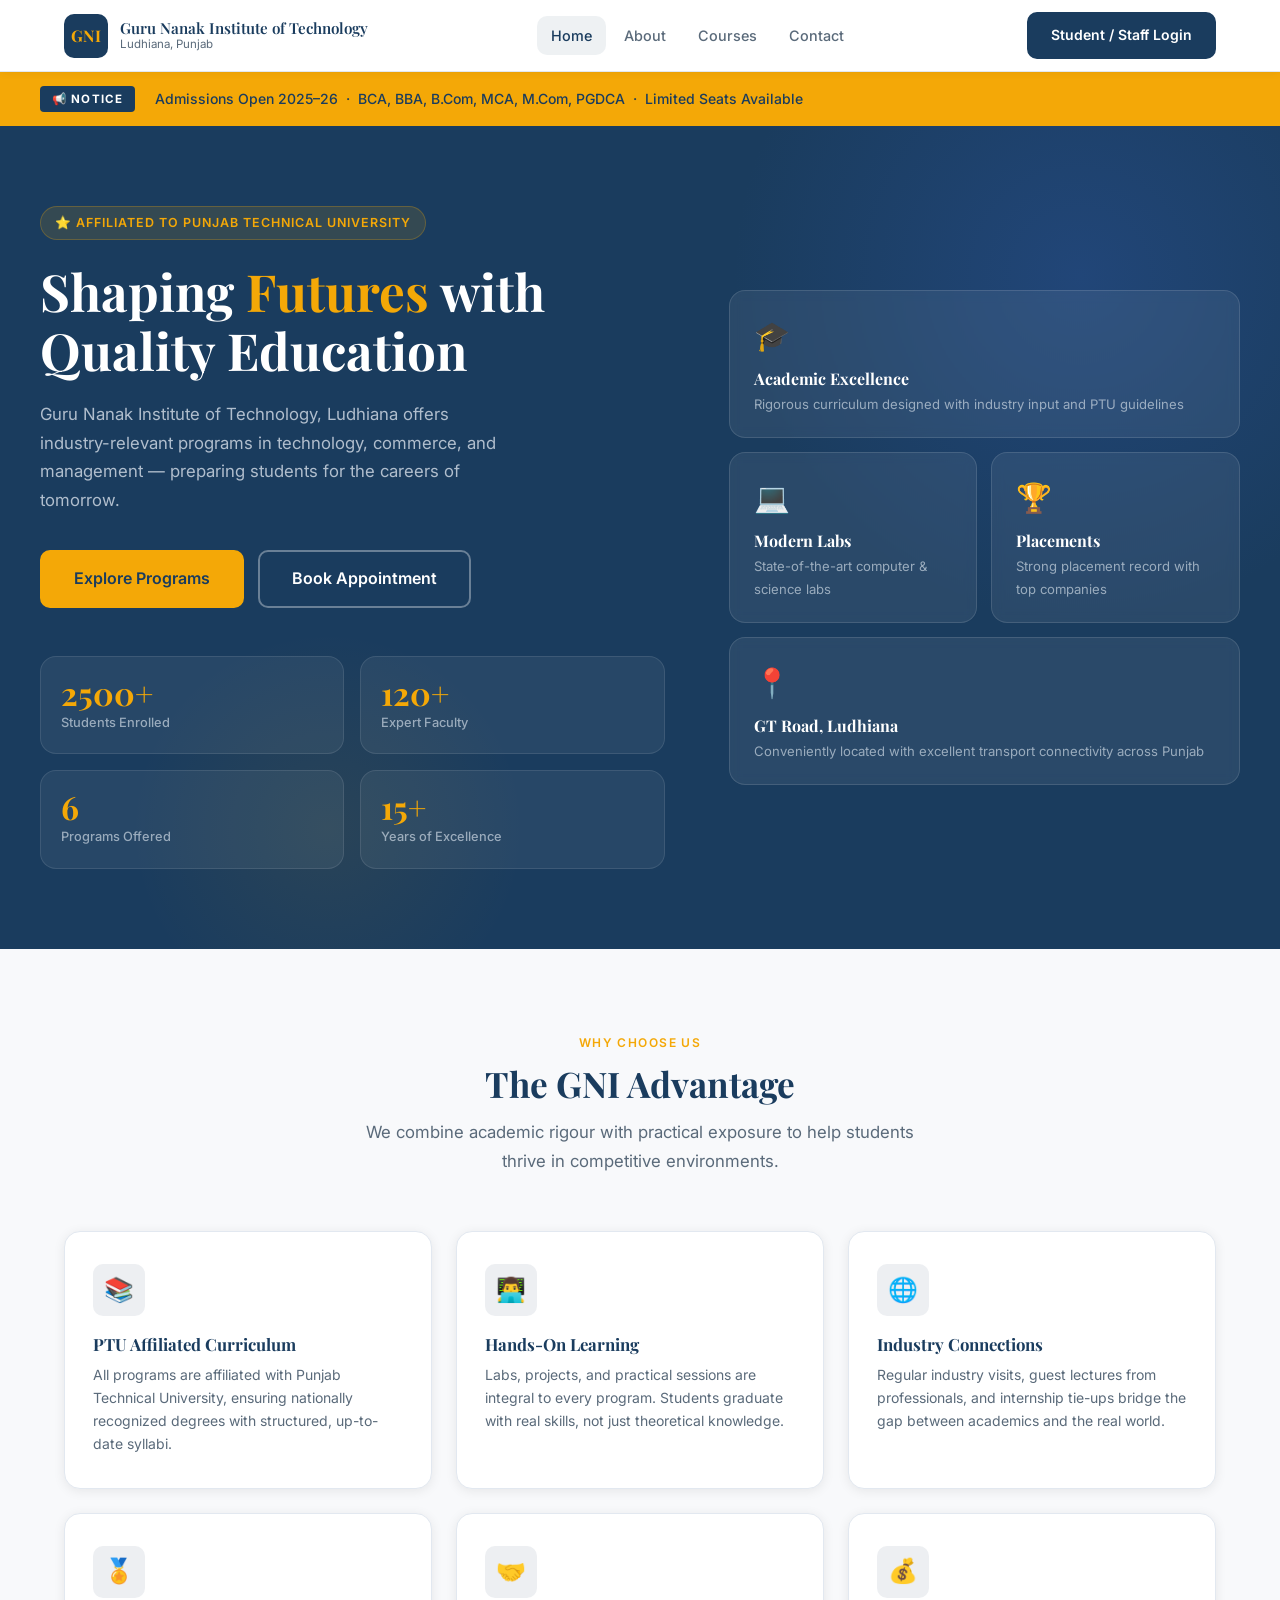
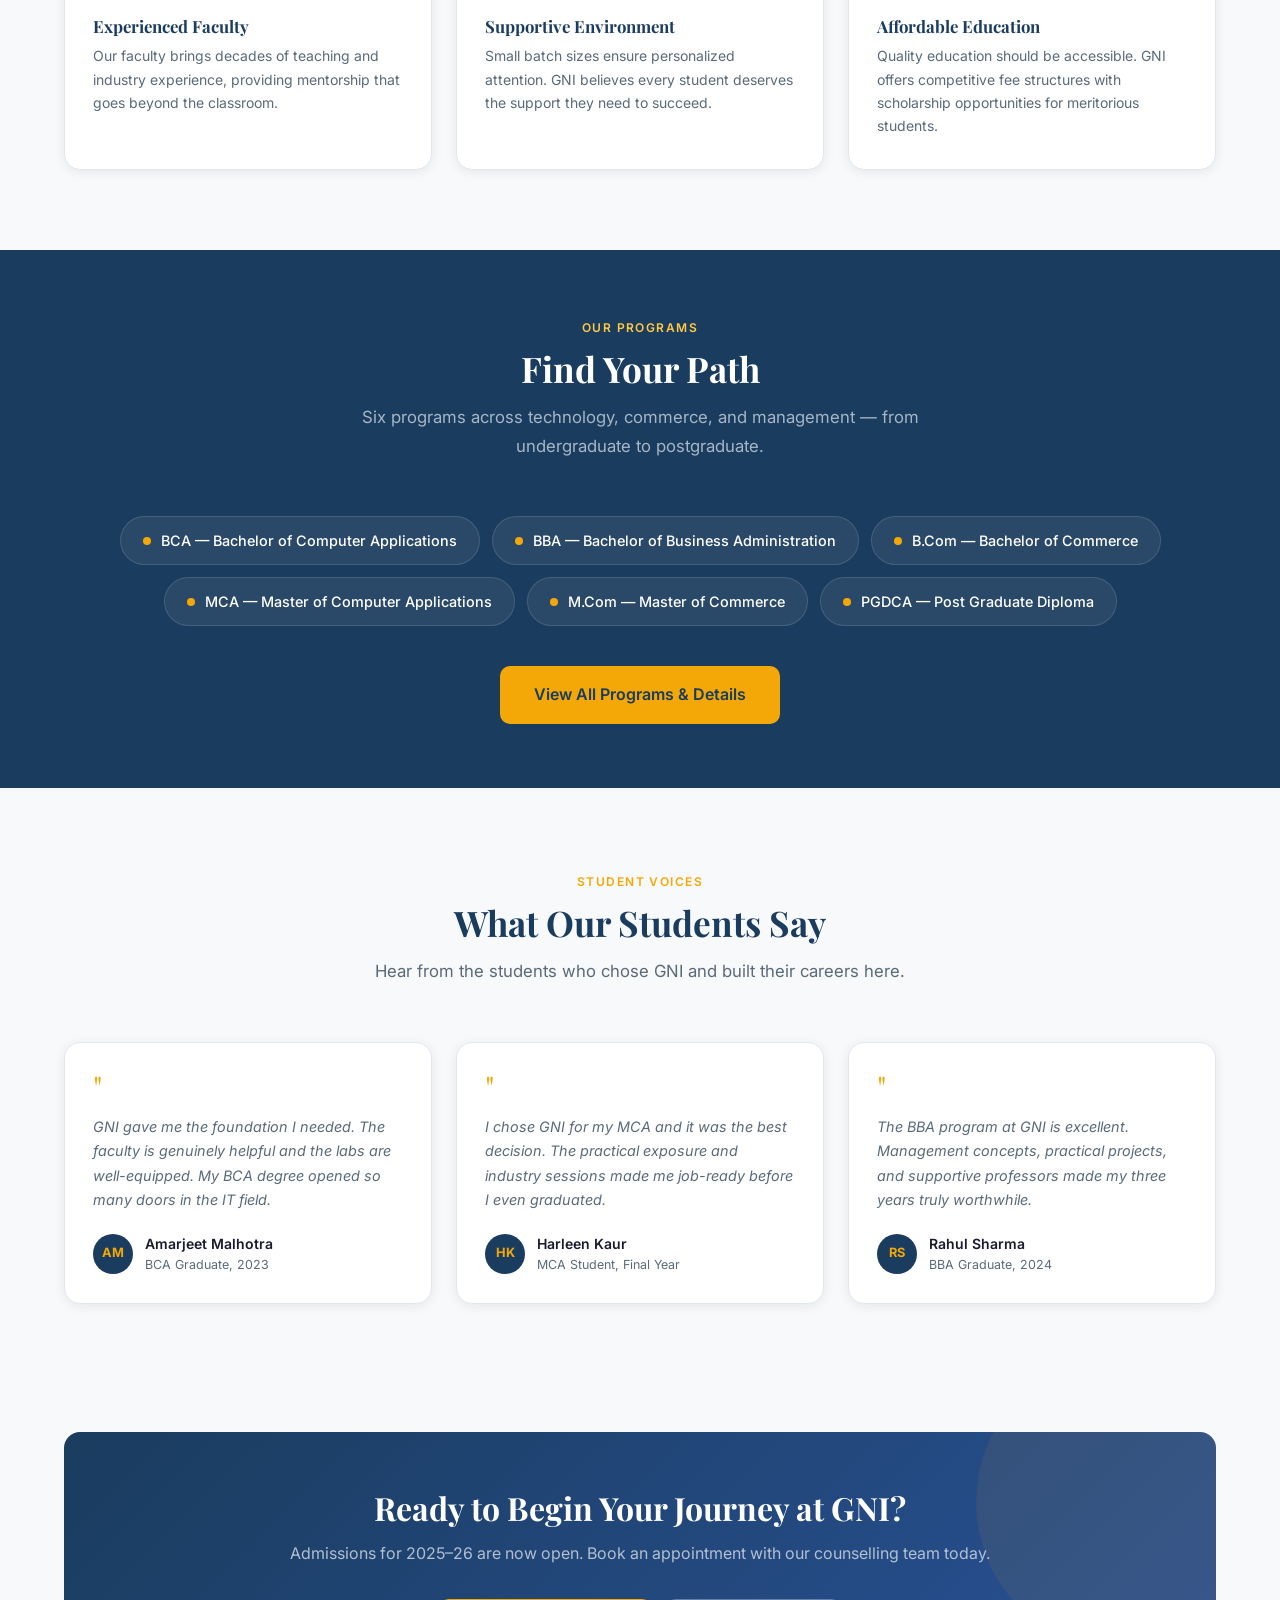
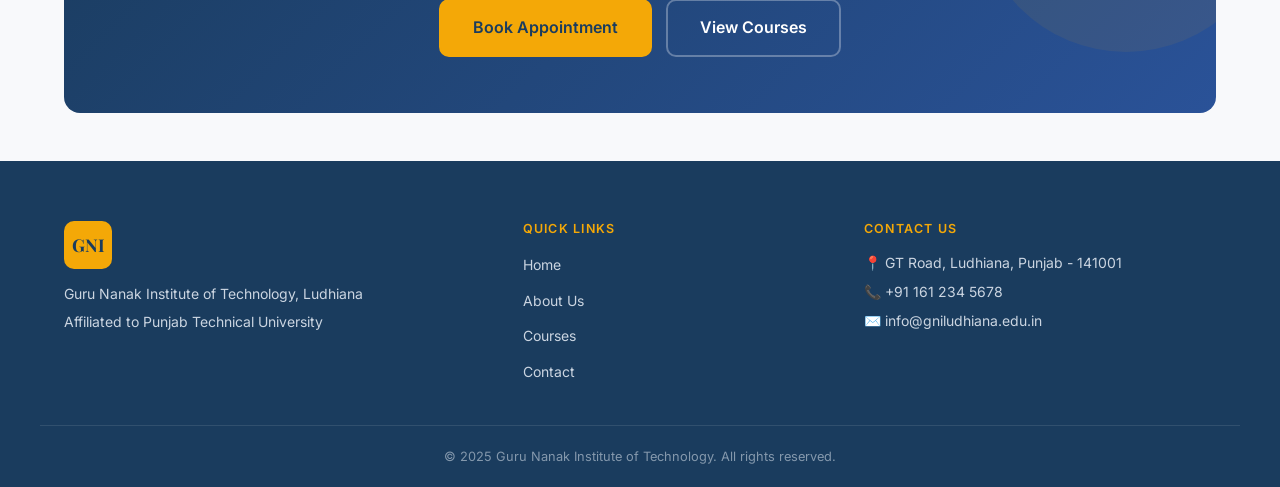
<file: index.html>
<!DOCTYPE html>
<html lang="en">
<head>
  <meta charset="UTF-8" />
  <meta name="viewport" content="width=device-width, initial-scale=1.0" />
  <title>GNI Ludhiana — Guru Nanak Institute of Technology</title>
  <link href="https://fonts.googleapis.com/css2?family=Playfair+Display:wght@600;700&family=Inter:wght@300;400;500;600&display=swap" rel="stylesheet" />
  <link rel="stylesheet" href="style.css" />
  <style>
    /* ── Hero ── */
    .hero {
      background: var(--primary);
      min-height: 88vh;
      display: flex;
      align-items: center;
      position: relative;
      overflow: hidden;
      padding: 80px 24px;
    }

    .hero::before {
      content: '';
      position: absolute;
      width: 700px;
      height: 700px;
      border-radius: 50%;
      background: radial-gradient(circle, rgba(42,82,152,0.45) 0%, transparent 70%);
      top: -200px;
      right: -150px;
      pointer-events: none;
    }

    .hero::after {
      content: '';
      position: absolute;
      width: 400px;
      height: 400px;
      border-radius: 50%;
      background: radial-gradient(circle, rgba(244,168,7,0.07) 0%, transparent 70%);
      bottom: -80px;
      left: 10%;
      pointer-events: none;
    }

    .hero-inner {
      max-width: var(--container-max);
      margin: 0 auto;
      width: 100%;
      display: grid;
      grid-template-columns: 1.1fr 0.9fr;
      gap: 64px;
      align-items: center;
      position: relative;
      z-index: 1;
    }

    .hero-tag {
      display: inline-flex;
      align-items: center;
      gap: 8px;
      background: rgba(244,168,7,0.12);
      border: 1px solid rgba(244,168,7,0.25);
      color: var(--accent);
      font-size: 0.78rem;
      font-weight: 600;
      letter-spacing: 0.08em;
      text-transform: uppercase;
      padding: 6px 14px;
      border-radius: 20px;
      margin-bottom: 22px;
    }

    .hero h1 {
      font-size: 3.2rem;
      color: #fff;
      line-height: 1.15;
      margin-bottom: 20px;
    }

    .hero h1 span {
      color: var(--accent);
    }

    .hero-desc {
      font-size: 1.05rem;
      color: rgba(203,213,225,0.85);
      max-width: 480px;
      margin-bottom: 36px;
      line-height: 1.7;
    }

    .hero-actions {
      display: flex;
      gap: 14px;
      flex-wrap: wrap;
    }

    /* Hero stats */
    .hero-stats {
      display: grid;
      grid-template-columns: 1fr 1fr;
      gap: 16px;
      margin-top: 48px;
    }

    .hero-stat {
      background: rgba(255,255,255,0.06);
      border: 1px solid rgba(255,255,255,0.1);
      border-radius: var(--radius-lg);
      padding: 20px;
    }

    .hero-stat .num {
      font-family: 'Playfair Display', serif;
      font-size: 2rem;
      font-weight: 700;
      color: var(--accent);
      line-height: 1;
      margin-bottom: 4px;
    }

    .hero-stat .lbl {
      font-size: 0.8rem;
      color: rgba(203,213,225,0.7);
      font-weight: 500;
    }

    /* Hero visual card */
    .hero-visual {
      display: flex;
      flex-direction: column;
      gap: 14px;
    }

    .info-card {
      background: rgba(255,255,255,0.07);
      border: 1px solid rgba(255,255,255,0.12);
      border-radius: var(--radius-lg);
      padding: 22px 24px;
      backdrop-filter: blur(6px);
    }

    .info-card-icon {
      font-size: 1.8rem;
      margin-bottom: 10px;
    }

    .info-card h3 {
      font-size: 1rem;
      color: #fff;
      margin-bottom: 4px;
    }

    .info-card p {
      font-size: 0.82rem;
      color: rgba(203,213,225,0.7);
    }

    .info-card-row {
      display: grid;
      grid-template-columns: 1fr 1fr;
      gap: 14px;
    }

    /* ── Why GNI ── */
    .why-card {
      background: var(--surface);
      border: 1px solid var(--border);
      border-radius: var(--radius-lg);
      padding: 32px 28px;
      box-shadow: var(--shadow);
      transition: box-shadow 0.25s, transform 0.25s;
    }

    .why-card:hover {
      box-shadow: var(--shadow-hover);
      transform: translateY(-4px);
    }

    .why-icon {
      width: 52px;
      height: 52px;
      background: rgba(26,60,94,0.08);
      border-radius: var(--radius);
      display: flex;
      align-items: center;
      justify-content: center;
      font-size: 1.5rem;
      margin-bottom: 18px;
    }

    .why-card h3 {
      font-size: 1.05rem;
      color: var(--primary);
      margin-bottom: 8px;
    }

    .why-card p {
      font-size: 0.875rem;
      color: var(--text-secondary);
      line-height: 1.65;
    }

    /* ── Programs strip ── */
    .programs-strip {
      background: var(--primary);
      padding: 64px 24px;
    }

    .programs-strip .section-header h2 {
      color: #fff;
    }

    .programs-strip .section-header p {
      color: rgba(203,213,225,0.8);
    }

    .program-pill {
      display: inline-flex;
      align-items: center;
      gap: 10px;
      background: rgba(255,255,255,0.07);
      border: 1px solid rgba(255,255,255,0.12);
      border-radius: 40px;
      padding: 12px 22px;
      color: #fff;
      font-size: 0.9rem;
      font-weight: 500;
      transition: background 0.2s, border-color 0.2s;
      cursor: default;
    }

    .program-pill:hover {
      background: rgba(244,168,7,0.15);
      border-color: rgba(244,168,7,0.3);
      color: var(--accent);
    }

    .program-pill .dot {
      width: 8px;
      height: 8px;
      border-radius: 50%;
      background: var(--accent);
      flex-shrink: 0;
    }

    .pills-wrap {
      display: flex;
      flex-wrap: wrap;
      gap: 12px;
      justify-content: center;
      margin-bottom: 40px;
    }

    /* ── Notice strip ── */
    .notice-strip {
      background: var(--accent);
      padding: 14px 24px;
      overflow: hidden;
    }

    .notice-strip-inner {
      max-width: var(--container-max);
      margin: 0 auto;
      display: flex;
      align-items: center;
      gap: 20px;
    }

    .notice-strip-label {
      background: var(--primary);
      color: #fff;
      font-size: 0.72rem;
      font-weight: 700;
      letter-spacing: 0.1em;
      text-transform: uppercase;
      padding: 4px 12px;
      border-radius: 4px;
      flex-shrink: 0;
    }

    .notice-strip p {
      font-size: 0.875rem;
      font-weight: 500;
      color: var(--primary);
    }

    /* ── Testimonials ── */
    .testimonial-card {
      background: var(--surface);
      border: 1px solid var(--border);
      border-radius: var(--radius-lg);
      padding: 28px;
      box-shadow: var(--shadow);
    }

    .testimonial-quote {
      font-size: 2rem;
      color: var(--accent);
      font-family: 'Playfair Display', serif;
      line-height: 1;
      margin-bottom: 12px;
    }

    .testimonial-text {
      font-size: 0.9rem;
      color: var(--text-secondary);
      line-height: 1.7;
      margin-bottom: 20px;
      font-style: italic;
    }

    .testimonial-author {
      display: flex;
      align-items: center;
      gap: 12px;
    }

    .testimonial-avatar {
      width: 40px;
      height: 40px;
      border-radius: 50%;
      background: var(--primary);
      color: var(--accent);
      font-size: 0.8rem;
      font-weight: 700;
      display: flex;
      align-items: center;
      justify-content: center;
      flex-shrink: 0;
    }

    .testimonial-name {
      font-size: 0.875rem;
      font-weight: 600;
      color: var(--text-primary);
    }

    .testimonial-role {
      font-size: 0.78rem;
      color: var(--text-secondary);
    }

    /* ── CTA Banner ── */
    .cta-banner {
      background: linear-gradient(135deg, var(--primary) 0%, var(--primary-light) 100%);
      border-radius: var(--radius-lg);
      padding: 56px 48px;
      text-align: center;
      position: relative;
      overflow: hidden;
    }

    .cta-banner::before {
      content: '';
      position: absolute;
      width: 300px;
      height: 300px;
      border-radius: 50%;
      background: rgba(244,168,7,0.07);
      top: -80px;
      right: -60px;
    }

    .cta-banner h2 {
      font-size: 2rem;
      color: #fff;
      margin-bottom: 12px;
    }

    .cta-banner p {
      color: rgba(203,213,225,0.85);
      margin-bottom: 32px;
      font-size: 1rem;
    }

    .cta-actions {
      display: flex;
      gap: 14px;
      justify-content: center;
      flex-wrap: wrap;
    }

    @media (max-width: 900px) {
      .hero-inner {
        grid-template-columns: 1fr;
        gap: 40px;
      }
      .hero h1 { font-size: 2.2rem; }
      .hero-visual { display: none; }
    }

    @media (max-width: 600px) {
      .hero { min-height: auto; padding: 60px 20px; }
      .hero h1 { font-size: 1.9rem; }
      .cta-banner { padding: 36px 24px; }
      .cta-banner h2 { font-size: 1.5rem; }
    }
  </style>
</head>
<body>

  <!-- ══ NAVBAR ══════════════════════════════════════════ -->
  <nav class="navbar">
    <div class="nav-container">
      <div class="nav-brand">
        <div class="nav-logo">GNI</div>
        <div class="nav-name">
          <span class="nav-title">Guru Nanak Institute of Technology</span>
          <span class="nav-sub">Ludhiana, Punjab</span>
        </div>
      </div>
      <ul class="nav-links">
        <li><a href="index.html" class="active">Home</a></li>
        <li><a href="about.html">About</a></li>
        <li><a href="courses.html">Courses</a></li>
        <li><a href="contact.html">Contact</a></li>
      </ul>
      <a href="login.html" class="btn-primary">Student / Staff Login</a>
    </div>
  </nav>

  <!-- ══ NOTICE STRIP ════════════════════════════════════ -->
  <div class="notice-strip">
    <div class="notice-strip-inner">
      <span class="notice-strip-label">📢 Notice</span>
      <p>Admissions Open 2025–26 &nbsp;·&nbsp; BCA, BBA, B.Com, MCA, M.Com, PGDCA &nbsp;·&nbsp; Limited Seats Available</p>
    </div>
  </div>

  <!-- ══ HERO ════════════════════════════════════════════ -->
  <section class="hero">
    <div class="hero-inner">

      <!-- Left -->
      <div class="hero-left">
        <div class="hero-tag">
          ⭐ Affiliated to Punjab Technical University
        </div>
        <h1>Shaping <span>Futures</span> with Quality Education</h1>
        <p class="hero-desc">
          Guru Nanak Institute of Technology, Ludhiana offers industry-relevant programs in technology, commerce, and management — preparing students for the careers of tomorrow.
        </p>
        <div class="hero-actions">
          <a href="courses.html" class="btn-accent btn-lg">Explore Programs</a>
          <a href="contact.html" class="btn-secondary btn-lg" style="border-color:rgba(255,255,255,0.35);color:#fff;">Book Appointment</a>
        </div>

        <div class="hero-stats">
          <div class="hero-stat">
            <div class="num">2500+</div>
            <div class="lbl">Students Enrolled</div>
          </div>
          <div class="hero-stat">
            <div class="num">120+</div>
            <div class="lbl">Expert Faculty</div>
          </div>
          <div class="hero-stat">
            <div class="num">6</div>
            <div class="lbl">Programs Offered</div>
          </div>
          <div class="hero-stat">
            <div class="num">15+</div>
            <div class="lbl">Years of Excellence</div>
          </div>
        </div>
      </div>

      <!-- Right -->
      <div class="hero-visual">
        <div class="info-card">
          <div class="info-card-icon">🎓</div>
          <h3>Academic Excellence</h3>
          <p>Rigorous curriculum designed with industry input and PTU guidelines</p>
        </div>
        <div class="info-card-row">
          <div class="info-card">
            <div class="info-card-icon">💻</div>
            <h3>Modern Labs</h3>
            <p>State-of-the-art computer & science labs</p>
          </div>
          <div class="info-card">
            <div class="info-card-icon">🏆</div>
            <h3>Placements</h3>
            <p>Strong placement record with top companies</p>
          </div>
        </div>
        <div class="info-card">
          <div class="info-card-icon">📍</div>
          <h3>GT Road, Ludhiana</h3>
          <p>Conveniently located with excellent transport connectivity across Punjab</p>
        </div>
      </div>

    </div>
  </section>

  <!-- ══ WHY GNI ══════════════════════════════════════════ -->
  <section class="section" style="background: var(--bg);">
    <div class="container">
      <div class="section-header">
        <span class="section-label">Why Choose Us</span>
        <h2>The GNI Advantage</h2>
        <p>We combine academic rigour with practical exposure to help students thrive in competitive environments.</p>
      </div>

      <div class="grid-3">
        <div class="why-card">
          <div class="why-icon">📚</div>
          <h3>PTU Affiliated Curriculum</h3>
          <p>All programs are affiliated with Punjab Technical University, ensuring nationally recognized degrees with structured, up-to-date syllabi.</p>
        </div>
        <div class="why-card">
          <div class="why-icon">👨‍💻</div>
          <h3>Hands-On Learning</h3>
          <p>Labs, projects, and practical sessions are integral to every program. Students graduate with real skills, not just theoretical knowledge.</p>
        </div>
        <div class="why-card">
          <div class="why-icon">🌐</div>
          <h3>Industry Connections</h3>
          <p>Regular industry visits, guest lectures from professionals, and internship tie-ups bridge the gap between academics and the real world.</p>
        </div>
        <div class="why-card">
          <div class="why-icon">🏅</div>
          <h3>Experienced Faculty</h3>
          <p>Our faculty brings decades of teaching and industry experience, providing mentorship that goes beyond the classroom.</p>
        </div>
        <div class="why-card">
          <div class="why-icon">🤝</div>
          <h3>Supportive Environment</h3>
          <p>Small batch sizes ensure personalized attention. GNI believes every student deserves the support they need to succeed.</p>
        </div>
        <div class="why-card">
          <div class="why-icon">💰</div>
          <h3>Affordable Education</h3>
          <p>Quality education should be accessible. GNI offers competitive fee structures with scholarship opportunities for meritorious students.</p>
        </div>
      </div>
    </div>
  </section>

  <!-- ══ PROGRAMS STRIP ═══════════════════════════════════ -->
  <section class="programs-strip">
    <div class="container">
      <div class="section-header">
        <span class="section-label" style="color:var(--accent-light);">Our Programs</span>
        <h2>Find Your Path</h2>
        <p>Six programs across technology, commerce, and management — from undergraduate to postgraduate.</p>
      </div>

      <div class="pills-wrap">
        <div class="program-pill"><span class="dot"></span> BCA — Bachelor of Computer Applications</div>
        <div class="program-pill"><span class="dot"></span> BBA — Bachelor of Business Administration</div>
        <div class="program-pill"><span class="dot"></span> B.Com — Bachelor of Commerce</div>
        <div class="program-pill"><span class="dot"></span> MCA — Master of Computer Applications</div>
        <div class="program-pill"><span class="dot"></span> M.Com — Master of Commerce</div>
        <div class="program-pill"><span class="dot"></span> PGDCA — Post Graduate Diploma</div>
      </div>

      <div class="text-center">
        <a href="courses.html" class="btn-accent btn-lg">View All Programs & Details</a>
      </div>
    </div>
  </section>

  <!-- ══ TESTIMONIALS ═════════════════════════════════════ -->
  <section class="section" style="background: var(--bg);">
    <div class="container">
      <div class="section-header">
        <span class="section-label">Student Voices</span>
        <h2>What Our Students Say</h2>
        <p>Hear from the students who chose GNI and built their careers here.</p>
      </div>

      <div class="grid-3">
        <div class="testimonial-card">
          <div class="testimonial-quote">"</div>
          <p class="testimonial-text">GNI gave me the foundation I needed. The faculty is genuinely helpful and the labs are well-equipped. My BCA degree opened so many doors in the IT field.</p>
          <div class="testimonial-author">
            <div class="testimonial-avatar">AM</div>
            <div>
              <div class="testimonial-name">Amarjeet Malhotra</div>
              <div class="testimonial-role">BCA Graduate, 2023</div>
            </div>
          </div>
        </div>

        <div class="testimonial-card">
          <div class="testimonial-quote">"</div>
          <p class="testimonial-text">I chose GNI for my MCA and it was the best decision. The practical exposure and industry sessions made me job-ready before I even graduated.</p>
          <div class="testimonial-author">
            <div class="testimonial-avatar">HK</div>
            <div>
              <div class="testimonial-name">Harleen Kaur</div>
              <div class="testimonial-role">MCA Student, Final Year</div>
            </div>
          </div>
        </div>

        <div class="testimonial-card">
          <div class="testimonial-quote">"</div>
          <p class="testimonial-text">The BBA program at GNI is excellent. Management concepts, practical projects, and supportive professors made my three years truly worthwhile.</p>
          <div class="testimonial-author">
            <div class="testimonial-avatar">RS</div>
            <div>
              <div class="testimonial-name">Rahul Sharma</div>
              <div class="testimonial-role">BBA Graduate, 2024</div>
            </div>
          </div>
        </div>
      </div>
    </div>
  </section>

  <!-- ══ CTA BANNER ═══════════════════════════════════════ -->
  <section class="section-sm" style="background: var(--bg);">
    <div class="container">
      <div class="cta-banner">
        <h2>Ready to Begin Your Journey at GNI?</h2>
        <p>Admissions for 2025–26 are now open. Book an appointment with our counselling team today.</p>
        <div class="cta-actions">
          <a href="contact.html" class="btn-accent btn-lg">Book Appointment</a>
          <a href="courses.html" class="btn-secondary btn-lg" style="border-color:rgba(255,255,255,0.3);color:#fff;">View Courses</a>
        </div>
      </div>
    </div>
  </section>

  <!-- ══ FOOTER ════════════════════════════════════════════ -->
  <footer class="footer">
    <div class="footer-container">
      <div class="footer-brand">
        <div class="footer-logo">GNI</div>
        <p>Guru Nanak Institute of Technology, Ludhiana</p>
        <p>Affiliated to Punjab Technical University</p>
      </div>
      <div class="footer-links">
        <h4>Quick Links</h4>
        <ul>
          <li><a href="index.html">Home</a></li>
          <li><a href="about.html">About Us</a></li>
          <li><a href="courses.html">Courses</a></li>
          <li><a href="contact.html">Contact</a></li>
        </ul>
      </div>
      <div class="footer-contact">
        <h4>Contact Us</h4>
        <p>📍 GT Road, Ludhiana, Punjab - 141001</p>
        <p>📞 +91 161 234 5678</p>
        <p>✉️ info@gniludhiana.edu.in</p>
      </div>
    </div>
    <div class="footer-bottom">
      <p>© 2025 Guru Nanak Institute of Technology. All rights reserved.</p>
    </div>
  </footer>

  <script src="script.js"></script>
</body>
</html>
</file>
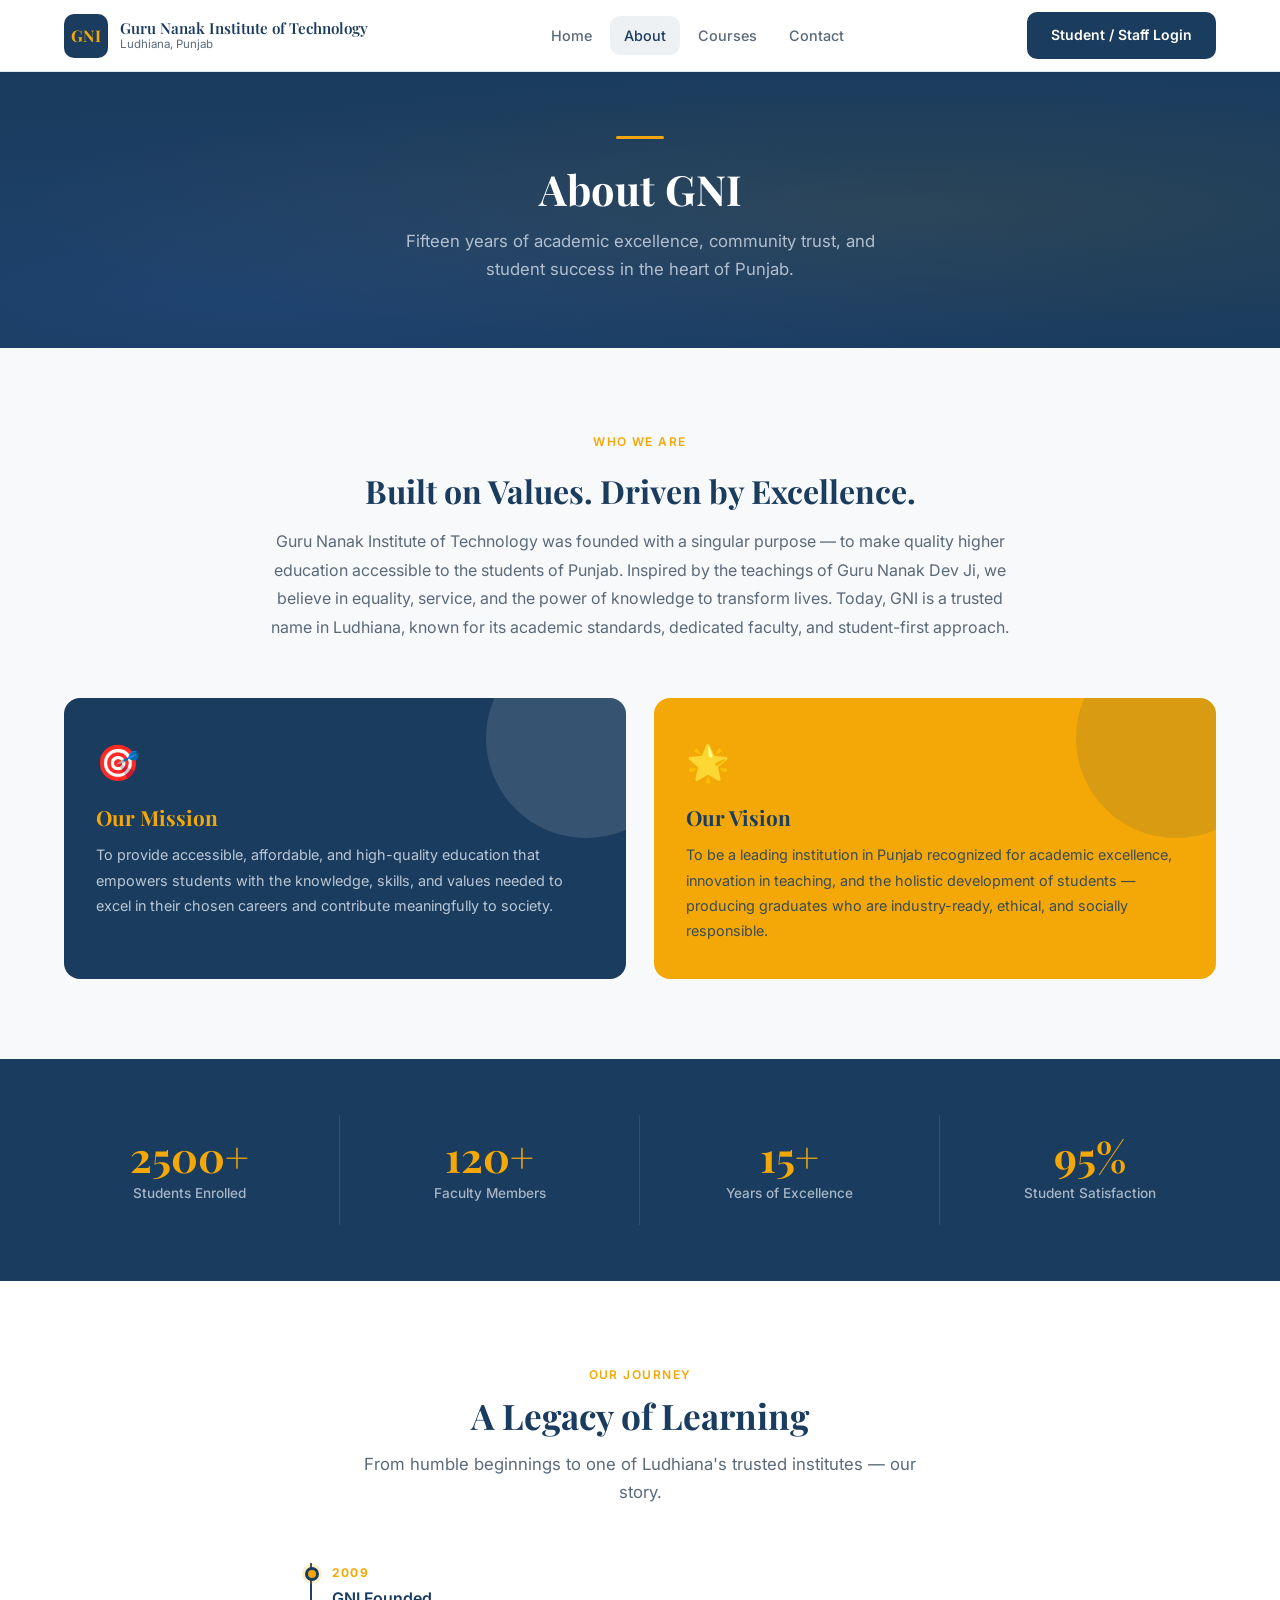
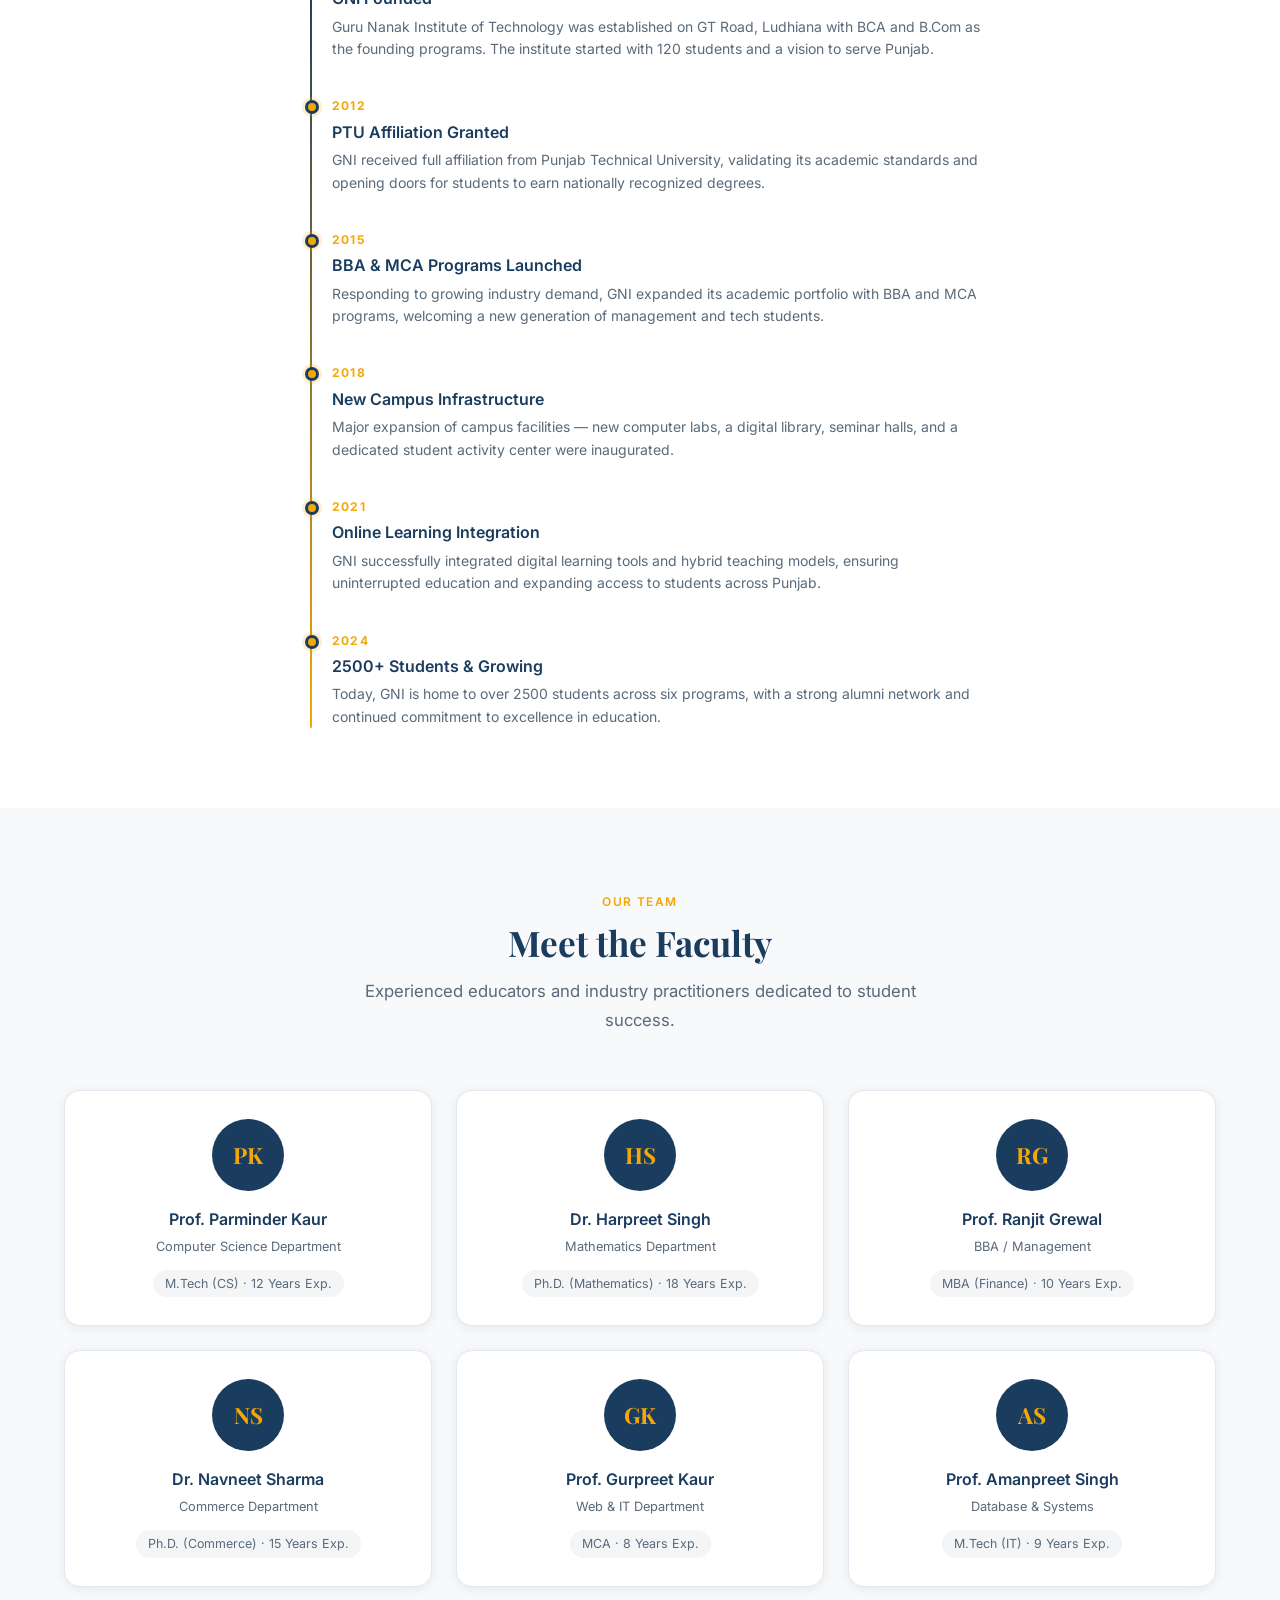
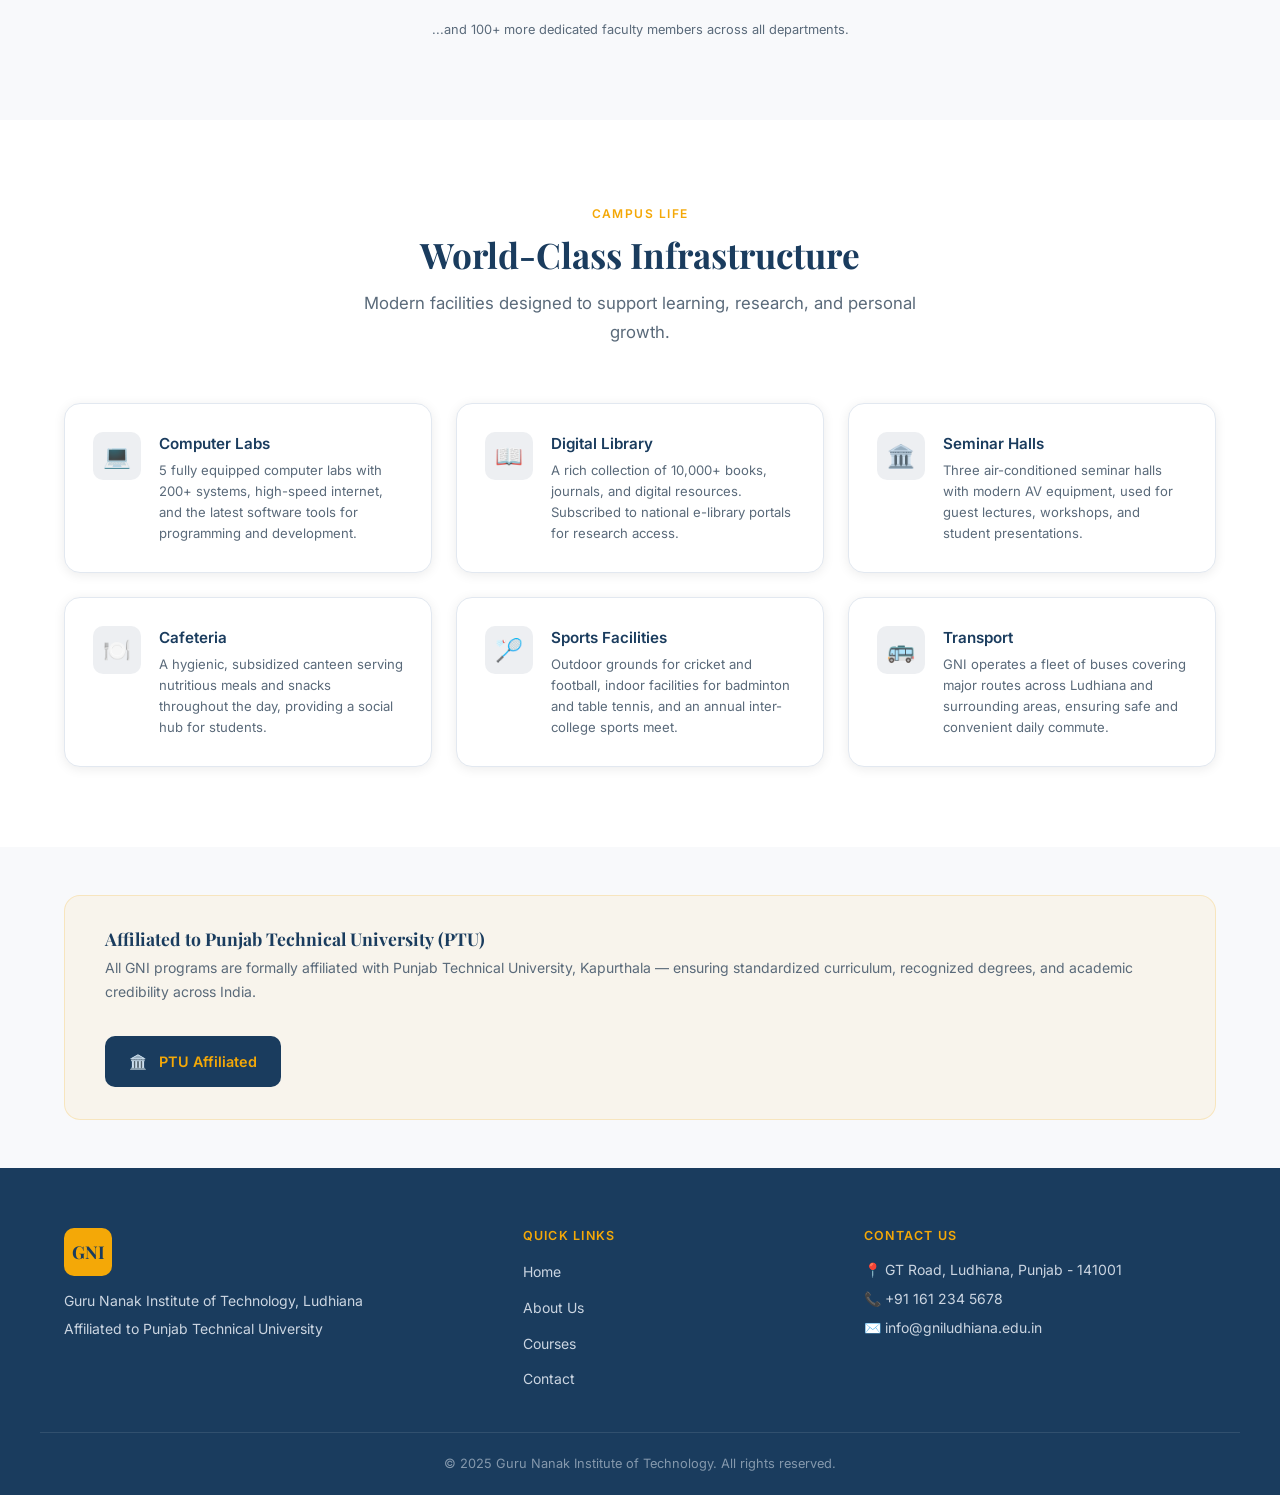
<file: about.html>
<!DOCTYPE html>
<html lang="en">
<head>
  <meta charset="UTF-8" />
  <meta name="viewport" content="width=device-width, initial-scale=1.0" />
  <title>About Us — GNI Ludhiana</title>
  <link href="https://fonts.googleapis.com/css2?family=Playfair+Display:wght@600;700&family=Inter:wght@300;400;500;600&display=swap" rel="stylesheet" />
  <link rel="stylesheet" href="style.css" />
  <style>

    /* ── Mission / Vision ── */
    .mv-grid {
      display: grid;
      grid-template-columns: 1fr 1fr;
      gap: 28px;
    }

    .mv-card {
      border-radius: var(--radius-lg);
      padding: 36px 32px;
      position: relative;
      overflow: hidden;
    }

    .mv-card.mission {
      background: var(--primary);
      color: #fff;
    }

    .mv-card.vision {
      background: var(--accent);
      color: var(--primary);
    }

    .mv-card::before {
      content: '';
      position: absolute;
      width: 200px;
      height: 200px;
      border-radius: 50%;
      top: -60px;
      right: -60px;
      opacity: 0.12;
    }

    .mv-card.mission::before { background: #fff; }
    .mv-card.vision::before  { background: var(--primary); }

    .mv-icon {
      font-size: 2.2rem;
      margin-bottom: 14px;
    }

    .mv-card h3 {
      font-size: 1.3rem;
      margin-bottom: 12px;
    }

    .mv-card.mission h3 { color: var(--accent); }
    .mv-card.vision  h3 { color: var(--primary); }

    .mv-card p {
      font-size: 0.9rem;
      line-height: 1.75;
    }

    .mv-card.mission p { color: rgba(203,213,225,0.9); }
    .mv-card.vision  p { color: rgba(26,60,94,0.85); }

    /* ── History timeline ── */
    .timeline {
      position: relative;
      padding-left: 32px;
    }

    .timeline::before {
      content: '';
      position: absolute;
      left: 10px;
      top: 0;
      bottom: 0;
      width: 2px;
      background: linear-gradient(to bottom, var(--primary), var(--accent));
      border-radius: 2px;
    }

    .timeline-item {
      position: relative;
      margin-bottom: 36px;
    }

    .timeline-item:last-child {
      margin-bottom: 0;
    }

    .timeline-dot {
      position: absolute;
      left: -27px;
      top: 4px;
      width: 14px;
      height: 14px;
      border-radius: 50%;
      background: var(--accent);
      border: 3px solid var(--primary);
      box-shadow: 0 0 0 3px rgba(244,168,7,0.2);
    }

    .timeline-year {
      font-size: 0.75rem;
      font-weight: 700;
      letter-spacing: 0.1em;
      color: var(--accent);
      text-transform: uppercase;
      margin-bottom: 4px;
    }

    .timeline-title {
      font-size: 1rem;
      font-weight: 600;
      color: var(--primary);
      margin-bottom: 4px;
    }

    .timeline-desc {
      font-size: 0.875rem;
      color: var(--text-secondary);
      line-height: 1.6;
    }

    /* ── Stats bar ── */
    .stats-bar {
      background: var(--primary);
      padding: 56px 24px;
    }

    .stats-bar-grid {
      display: grid;
      grid-template-columns: repeat(4, 1fr);
      gap: 0;
      max-width: var(--container-max);
      margin: 0 auto;
    }

    .stats-bar-item {
      text-align: center;
      padding: 20px;
      border-right: 1px solid rgba(255,255,255,0.1);
    }

    .stats-bar-item:last-child {
      border-right: none;
    }

    .stats-bar-item .num {
      font-family: 'Playfair Display', serif;
      font-size: 2.6rem;
      font-weight: 700;
      color: var(--accent);
      line-height: 1;
      margin-bottom: 6px;
    }

    .stats-bar-item .lbl {
      font-size: 0.85rem;
      color: rgba(203,213,225,0.8);
      font-weight: 500;
    }

    /* ── Faculty cards ── */
    .faculty-card {
      background: var(--surface);
      border: 1px solid var(--border);
      border-radius: var(--radius-lg);
      padding: 28px 24px;
      text-align: center;
      box-shadow: var(--shadow);
      transition: box-shadow 0.25s, transform 0.25s;
    }

    .faculty-card:hover {
      box-shadow: var(--shadow-hover);
      transform: translateY(-4px);
    }

    .faculty-avatar {
      width: 72px;
      height: 72px;
      border-radius: 50%;
      background: var(--primary);
      color: var(--accent);
      font-family: 'Playfair Display', serif;
      font-size: 1.4rem;
      font-weight: 700;
      display: flex;
      align-items: center;
      justify-content: center;
      margin: 0 auto 16px;
    }

    .faculty-name {
      font-size: 1rem;
      font-weight: 600;
      color: var(--primary);
      margin-bottom: 4px;
    }

    .faculty-dept {
      font-size: 0.8rem;
      color: var(--text-secondary);
      margin-bottom: 12px;
    }

    .faculty-qual {
      font-size: 0.78rem;
      color: var(--text-secondary);
      background: rgba(26,60,94,0.05);
      border-radius: 20px;
      padding: 4px 12px;
      display: inline-block;
    }

    /* ── Infrastructure ── */
    .infra-card {
      background: var(--surface);
      border: 1px solid var(--border);
      border-radius: var(--radius-lg);
      padding: 28px;
      box-shadow: var(--shadow);
      display: flex;
      gap: 18px;
      align-items: flex-start;
      transition: box-shadow 0.2s, transform 0.2s;
    }

    .infra-card:hover {
      box-shadow: var(--shadow-hover);
      transform: translateY(-2px);
    }

    .infra-icon {
      width: 48px;
      height: 48px;
      background: rgba(26,60,94,0.08);
      border-radius: var(--radius);
      display: flex;
      align-items: center;
      justify-content: center;
      font-size: 1.4rem;
      flex-shrink: 0;
    }

    .infra-title {
      font-size: 0.95rem;
      font-weight: 600;
      color: var(--primary);
      margin-bottom: 4px;
    }

    .infra-desc {
      font-size: 0.82rem;
      color: var(--text-secondary);
      line-height: 1.6;
    }

    /* ── Affiliation strip ── */
    .affiliation-strip {
      background: rgba(244,168,7,0.06);
      border: 1px solid rgba(244,168,7,0.2);
      border-radius: var(--radius-lg);
      padding: 32px 40px;
      display: flex;
      align-items: center;
      justify-content: space-between;
      gap: 32px;
      flex-wrap: wrap;
    }

    .affiliation-strip h3 {
      font-size: 1.1rem;
      color: var(--primary);
      margin-bottom: 6px;
    }

    .affiliation-strip p {
      font-size: 0.875rem;
      color: var(--text-secondary);
    }

    .affiliation-badge {
      display: flex;
      align-items: center;
      gap: 12px;
      background: var(--primary);
      color: var(--accent);
      padding: 14px 24px;
      border-radius: var(--radius);
      font-weight: 600;
      font-size: 0.9rem;
      white-space: nowrap;
    }

    @media (max-width: 768px) {
      .mv-grid { grid-template-columns: 1fr; }
      .stats-bar-grid { grid-template-columns: repeat(2,1fr); }
      .stats-bar-item { border-right: none; border-bottom: 1px solid rgba(255,255,255,0.1); }
    }
  </style>
</head>
<body>

  <!-- ══ NAVBAR ══════════════════════════════════════════ -->
  <nav class="navbar">
    <div class="nav-container">
      <div class="nav-brand">
        <div class="nav-logo">GNI</div>
        <div class="nav-name">
          <span class="nav-title">Guru Nanak Institute of Technology</span>
          <span class="nav-sub">Ludhiana, Punjab</span>
        </div>
      </div>
      <ul class="nav-links">
        <li><a href="index.html">Home</a></li>
        <li><a href="about.html" class="active">About</a></li>
        <li><a href="courses.html">Courses</a></li>
        <li><a href="contact.html">Contact</a></li>
      </ul>
      <a href="login.html" class="btn-primary">Student / Staff Login</a>
    </div>
  </nav>

  <!-- ══ PAGE HERO ════════════════════════════════════════ -->
  <section class="page-hero">
    <div class="accent-line"></div>
    <h1>About GNI</h1>
    <p>Fifteen years of academic excellence, community trust, and student success in the heart of Punjab.</p>
  </section>

  <!-- ══ INTRO + MISSION/VISION ═══════════════════════════ -->
  <section class="section" style="background:var(--bg);">
    <div class="container">

      <div style="max-width:760px; margin: 0 auto 56px; text-align:center;">
        <span class="section-label">Who We Are</span>
        <h2 style="font-size:2rem; color:var(--primary); margin:10px 0 16px;">
          Built on Values. Driven by Excellence.
        </h2>
        <p style="font-size:1rem; color:var(--text-secondary); line-height:1.8;">
          Guru Nanak Institute of Technology was founded with a singular purpose — to make quality higher education accessible to the students of Punjab. Inspired by the teachings of Guru Nanak Dev Ji, we believe in equality, service, and the power of knowledge to transform lives. Today, GNI is a trusted name in Ludhiana, known for its academic standards, dedicated faculty, and student-first approach.
        </p>
      </div>

      <div class="mv-grid">
        <div class="mv-card mission">
          <div class="mv-icon">🎯</div>
          <h3>Our Mission</h3>
          <p>To provide accessible, affordable, and high-quality education that empowers students with the knowledge, skills, and values needed to excel in their chosen careers and contribute meaningfully to society.</p>
        </div>
        <div class="mv-card vision">
          <div class="mv-icon">🌟</div>
          <h3>Our Vision</h3>
          <p>To be a leading institution in Punjab recognized for academic excellence, innovation in teaching, and the holistic development of students — producing graduates who are industry-ready, ethical, and socially responsible.</p>
        </div>
      </div>

    </div>
  </section>

  <!-- ══ STATS BAR ════════════════════════════════════════ -->
  <div class="stats-bar">
    <div class="stats-bar-grid">
      <div class="stats-bar-item">
        <div class="num">2500+</div>
        <div class="lbl">Students Enrolled</div>
      </div>
      <div class="stats-bar-item">
        <div class="num">120+</div>
        <div class="lbl">Faculty Members</div>
      </div>
      <div class="stats-bar-item">
        <div class="num">15+</div>
        <div class="lbl">Years of Excellence</div>
      </div>
      <div class="stats-bar-item">
        <div class="num">95%</div>
        <div class="lbl">Student Satisfaction</div>
      </div>
    </div>
  </div>

  <!-- ══ HISTORY TIMELINE ══════════════════════════════════ -->
  <section class="section" style="background:var(--surface);">
    <div class="container">
      <div class="section-header">
        <span class="section-label">Our Journey</span>
        <h2>A Legacy of Learning</h2>
        <p>From humble beginnings to one of Ludhiana's trusted institutes — our story.</p>
      </div>

      <div style="max-width: 680px; margin: 0 auto;">
        <div class="timeline">

          <div class="timeline-item">
            <div class="timeline-dot"></div>
            <div class="timeline-year">2009</div>
            <div class="timeline-title">GNI Founded</div>
            <div class="timeline-desc">Guru Nanak Institute of Technology was established on GT Road, Ludhiana with BCA and B.Com as the founding programs. The institute started with 120 students and a vision to serve Punjab.</div>
          </div>

          <div class="timeline-item">
            <div class="timeline-dot"></div>
            <div class="timeline-year">2012</div>
            <div class="timeline-title">PTU Affiliation Granted</div>
            <div class="timeline-desc">GNI received full affiliation from Punjab Technical University, validating its academic standards and opening doors for students to earn nationally recognized degrees.</div>
          </div>

          <div class="timeline-item">
            <div class="timeline-dot"></div>
            <div class="timeline-year">2015</div>
            <div class="timeline-title">BBA & MCA Programs Launched</div>
            <div class="timeline-desc">Responding to growing industry demand, GNI expanded its academic portfolio with BBA and MCA programs, welcoming a new generation of management and tech students.</div>
          </div>

          <div class="timeline-item">
            <div class="timeline-dot"></div>
            <div class="timeline-year">2018</div>
            <div class="timeline-title">New Campus Infrastructure</div>
            <div class="timeline-desc">Major expansion of campus facilities — new computer labs, a digital library, seminar halls, and a dedicated student activity center were inaugurated.</div>
          </div>

          <div class="timeline-item">
            <div class="timeline-dot"></div>
            <div class="timeline-year">2021</div>
            <div class="timeline-title">Online Learning Integration</div>
            <div class="timeline-desc">GNI successfully integrated digital learning tools and hybrid teaching models, ensuring uninterrupted education and expanding access to students across Punjab.</div>
          </div>

          <div class="timeline-item">
            <div class="timeline-dot"></div>
            <div class="timeline-year">2024</div>
            <div class="timeline-title">2500+ Students & Growing</div>
            <div class="timeline-desc">Today, GNI is home to over 2500 students across six programs, with a strong alumni network and continued commitment to excellence in education.</div>
          </div>

        </div>
      </div>
    </div>
  </section>

  <!-- ══ FACULTY ═══════════════════════════════════════════ -->
  <section class="section" style="background:var(--bg);">
    <div class="container">
      <div class="section-header">
        <span class="section-label">Our Team</span>
        <h2>Meet the Faculty</h2>
        <p>Experienced educators and industry practitioners dedicated to student success.</p>
      </div>

      <div class="grid-3" style="margin-bottom:32px;">
        <div class="faculty-card">
          <div class="faculty-avatar">PK</div>
          <div class="faculty-name">Prof. Parminder Kaur</div>
          <div class="faculty-dept">Computer Science Department</div>
          <span class="faculty-qual">M.Tech (CS) · 12 Years Exp.</span>
        </div>
        <div class="faculty-card">
          <div class="faculty-avatar">HS</div>
          <div class="faculty-name">Dr. Harpreet Singh</div>
          <div class="faculty-dept">Mathematics Department</div>
          <span class="faculty-qual">Ph.D. (Mathematics) · 18 Years Exp.</span>
        </div>
        <div class="faculty-card">
          <div class="faculty-avatar">RG</div>
          <div class="faculty-name">Prof. Ranjit Grewal</div>
          <div class="faculty-dept">BBA / Management</div>
          <span class="faculty-qual">MBA (Finance) · 10 Years Exp.</span>
        </div>
        <div class="faculty-card">
          <div class="faculty-avatar">NS</div>
          <div class="faculty-name">Dr. Navneet Sharma</div>
          <div class="faculty-dept">Commerce Department</div>
          <span class="faculty-qual">Ph.D. (Commerce) · 15 Years Exp.</span>
        </div>
        <div class="faculty-card">
          <div class="faculty-avatar">GK</div>
          <div class="faculty-name">Prof. Gurpreet Kaur</div>
          <div class="faculty-dept">Web & IT Department</div>
          <span class="faculty-qual">MCA · 8 Years Exp.</span>
        </div>
        <div class="faculty-card">
          <div class="faculty-avatar">AS</div>
          <div class="faculty-name">Prof. Amanpreet Singh</div>
          <div class="faculty-dept">Database & Systems</div>
          <span class="faculty-qual">M.Tech (IT) · 9 Years Exp.</span>
        </div>
      </div>

      <div class="text-center">
        <p class="text-muted text-sm">...and 100+ more dedicated faculty members across all departments.</p>
      </div>
    </div>
  </section>

  <!-- ══ INFRASTRUCTURE ════════════════════════════════════ -->
  <section class="section" style="background:var(--surface);">
    <div class="container">
      <div class="section-header">
        <span class="section-label">Campus Life</span>
        <h2>World-Class Infrastructure</h2>
        <p>Modern facilities designed to support learning, research, and personal growth.</p>
      </div>

      <div class="grid-3">
        <div class="infra-card">
          <div class="infra-icon">💻</div>
          <div>
            <div class="infra-title">Computer Labs</div>
            <div class="infra-desc">5 fully equipped computer labs with 200+ systems, high-speed internet, and the latest software tools for programming and development.</div>
          </div>
        </div>
        <div class="infra-card">
          <div class="infra-icon">📖</div>
          <div>
            <div class="infra-title">Digital Library</div>
            <div class="infra-desc">A rich collection of 10,000+ books, journals, and digital resources. Subscribed to national e-library portals for research access.</div>
          </div>
        </div>
        <div class="infra-card">
          <div class="infra-icon">🏛️</div>
          <div>
            <div class="infra-title">Seminar Halls</div>
            <div class="infra-desc">Three air-conditioned seminar halls with modern AV equipment, used for guest lectures, workshops, and student presentations.</div>
          </div>
        </div>
        <div class="infra-card">
          <div class="infra-icon">🍽️</div>
          <div>
            <div class="infra-title">Cafeteria</div>
            <div class="infra-desc">A hygienic, subsidized canteen serving nutritious meals and snacks throughout the day, providing a social hub for students.</div>
          </div>
        </div>
        <div class="infra-card">
          <div class="infra-icon">🏸</div>
          <div>
            <div class="infra-title">Sports Facilities</div>
            <div class="infra-desc">Outdoor grounds for cricket and football, indoor facilities for badminton and table tennis, and an annual inter-college sports meet.</div>
          </div>
        </div>
        <div class="infra-card">
          <div class="infra-icon">🚌</div>
          <div>
            <div class="infra-title">Transport</div>
            <div class="infra-desc">GNI operates a fleet of buses covering major routes across Ludhiana and surrounding areas, ensuring safe and convenient daily commute.</div>
          </div>
        </div>
      </div>
    </div>
  </section>

  <!-- ══ AFFILIATION ═══════════════════════════════════════ -->
  <section class="section-sm" style="background:var(--bg);">
    <div class="container">
      <div class="affiliation-strip">
        <div>
          <h3>Affiliated to Punjab Technical University (PTU)</h3>
          <p>All GNI programs are formally affiliated with Punjab Technical University, Kapurthala — ensuring standardized curriculum, recognized degrees, and academic credibility across India.</p>
        </div>
        <div class="affiliation-badge">
          🏛️ &nbsp; PTU Affiliated
        </div>
      </div>
    </div>
  </section>

  <!-- ══ FOOTER ════════════════════════════════════════════ -->
  <footer class="footer">
    <div class="footer-container">
      <div class="footer-brand">
        <div class="footer-logo">GNI</div>
        <p>Guru Nanak Institute of Technology, Ludhiana</p>
        <p>Affiliated to Punjab Technical University</p>
      </div>
      <div class="footer-links">
        <h4>Quick Links</h4>
        <ul>
          <li><a href="index.html">Home</a></li>
          <li><a href="about.html">About Us</a></li>
          <li><a href="courses.html">Courses</a></li>
          <li><a href="contact.html">Contact</a></li>
        </ul>
      </div>
      <div class="footer-contact">
        <h4>Contact Us</h4>
        <p>📍 GT Road, Ludhiana, Punjab - 141001</p>
        <p>📞 +91 161 234 5678</p>
        <p>✉️ info@gniludhiana.edu.in</p>
      </div>
    </div>
    <div class="footer-bottom">
      <p>© 2025 Guru Nanak Institute of Technology. All rights reserved.</p>
    </div>
  </footer>

  <script src="script.js"></script>
</body>
</html>
</file>
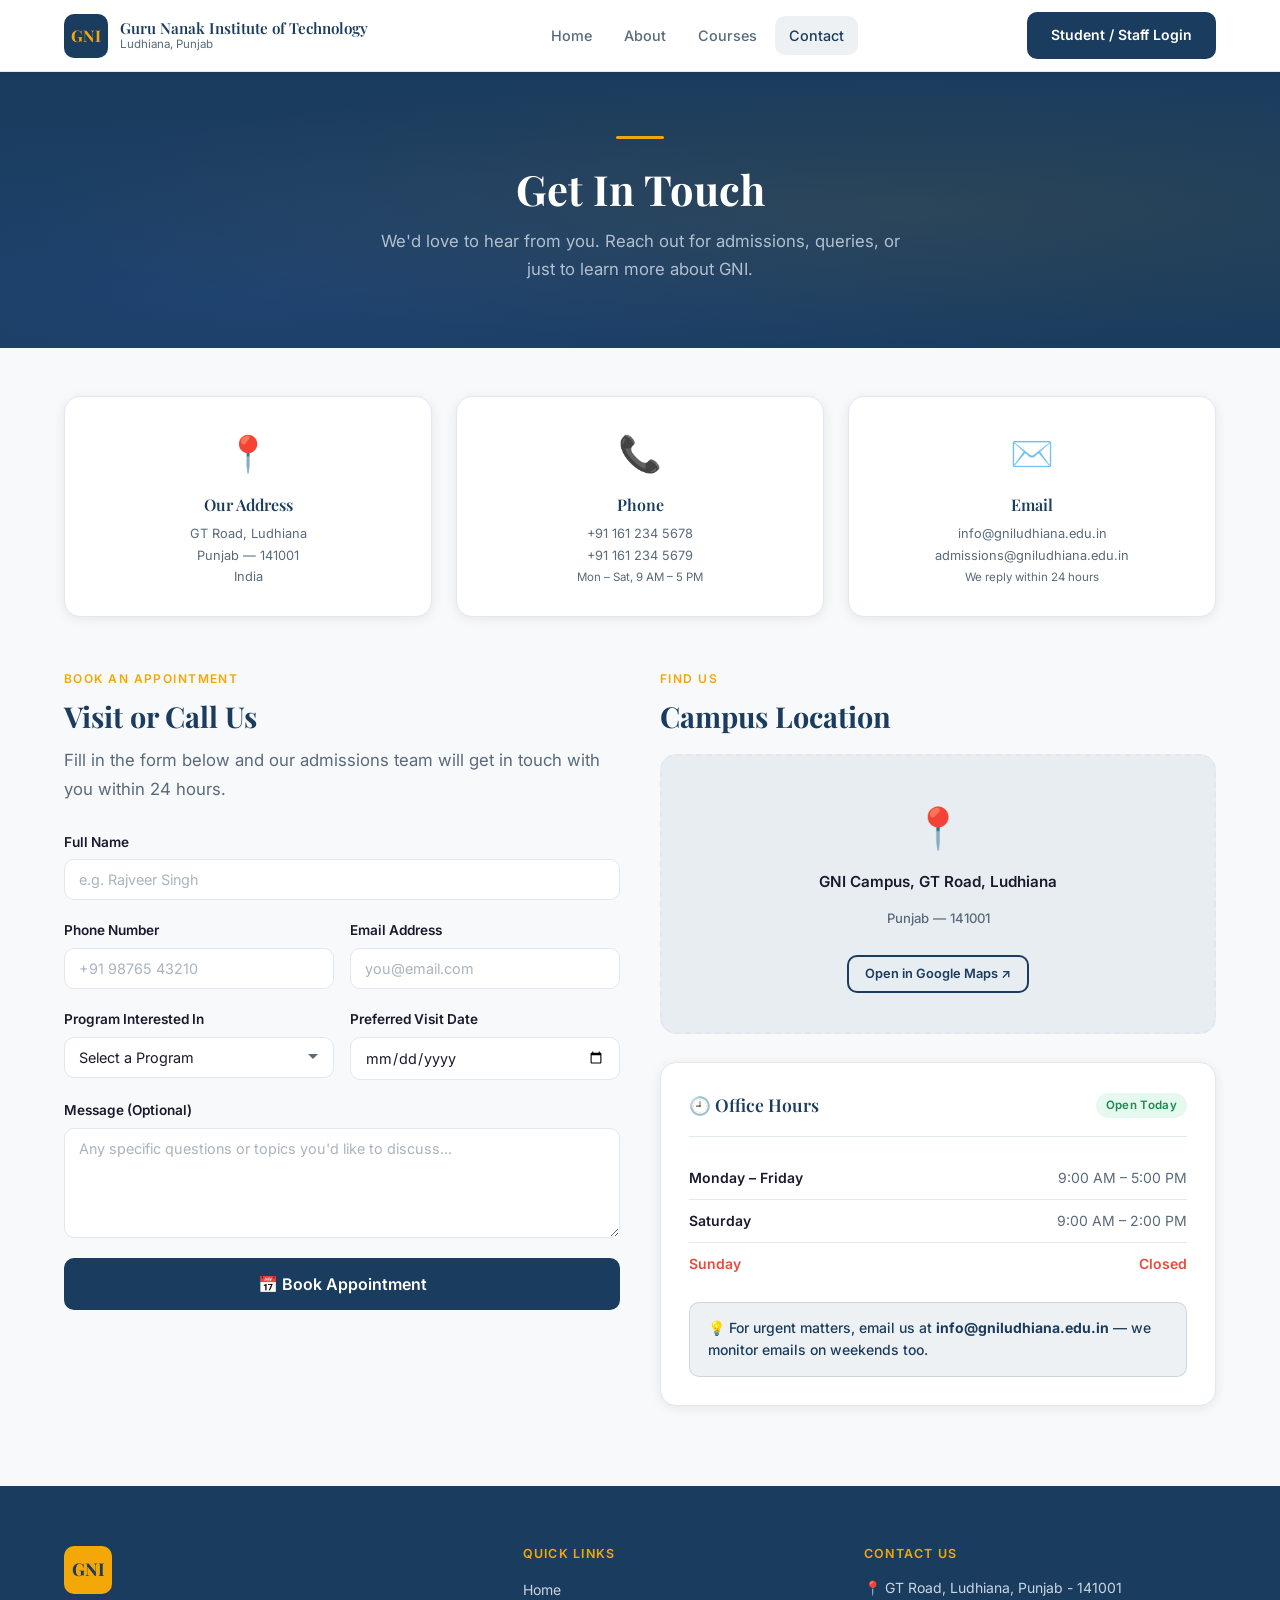
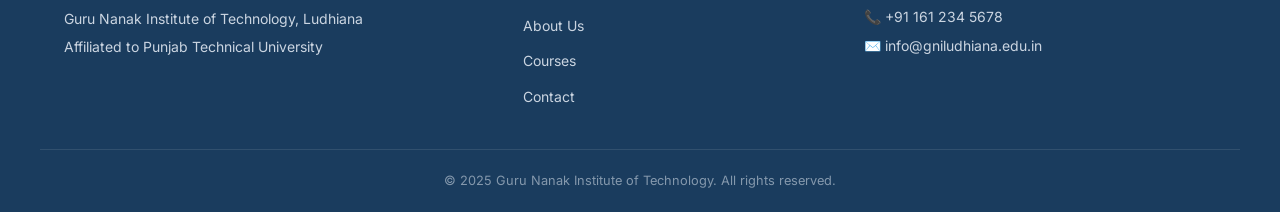
<file: contact.html>
<!DOCTYPE html>
<html lang="en">
<head>
  <meta charset="UTF-8" />
  <meta name="viewport" content="width=device-width, initial-scale=1.0" />
  <title>Contact Us — Guru Nanak Institute of Technology</title>
  <link href="https://fonts.googleapis.com/css2?family=Playfair+Display:wght@600;700&family=Inter:wght@300;400;500;600&display=swap" rel="stylesheet" />
  <link rel="stylesheet" href="style.css" />
</head>
<body>

  <!-- ═══════════════════════════════════════════
       NAVBAR
  ═══════════════════════════════════════════ -->
  <nav class="navbar">
    <div class="nav-container">
      <div class="nav-brand">
        <div class="nav-logo">GNI</div>
        <div class="nav-name">
          <span class="nav-title">Guru Nanak Institute of Technology</span>
          <span class="nav-sub">Ludhiana, Punjab</span>
        </div>
      </div>
      <ul class="nav-links">
        <li><a href="index.html">Home</a></li>
        <li><a href="about.html">About</a></li>
        <li><a href="courses.html">Courses</a></li>
        <li><a href="contact.html" class="active">Contact</a></li>
      </ul>
      <a href="login.html" class="btn-primary">Student / Staff Login</a>
    </div>
  </nav>

  <!-- ═══════════════════════════════════════════
       PAGE HERO
  ═══════════════════════════════════════════ -->
  <section class="page-hero">
    <div class="accent-line"></div>
    <h1>Get In Touch</h1>
    <p>We'd love to hear from you. Reach out for admissions, queries, or just to learn more about GNI.</p>
  </section>

  <!-- ═══════════════════════════════════════════
       CONTACT INFO CARDS
  ═══════════════════════════════════════════ -->
  <section class="section-sm">
    <div class="container">
      <div class="grid-3">

        <div class="card text-center" style="text-align:center;">
          <div style="font-size:2.2rem; margin-bottom:14px;">📍</div>
          <h3 class="card-title" style="font-size:1rem; margin-bottom:8px;">Our Address</h3>
          <p class="text-sm">GT Road, Ludhiana<br>Punjab — 141001<br>India</p>
        </div>

        <div class="card text-center" style="text-align:center;">
          <div style="font-size:2.2rem; margin-bottom:14px;">📞</div>
          <h3 class="card-title" style="font-size:1rem; margin-bottom:8px;">Phone</h3>
          <p class="text-sm">+91 161 234 5678<br>+91 161 234 5679<br><span class="text-muted text-xs">Mon – Sat, 9 AM – 5 PM</span></p>
        </div>

        <div class="card text-center" style="text-align:center;">
          <div style="font-size:2.2rem; margin-bottom:14px;">✉️</div>
          <h3 class="card-title" style="font-size:1rem; margin-bottom:8px;">Email</h3>
          <p class="text-sm">info@gniludhiana.edu.in<br>admissions@gniludhiana.edu.in<br><span class="text-muted text-xs">We reply within 24 hours</span></p>
        </div>

      </div>
    </div>
  </section>

  <!-- ═══════════════════════════════════════════
       APPOINTMENT FORM + MAP
  ═══════════════════════════════════════════ -->
  <section class="section" style="padding-top:0;">
    <div class="container">
      <div class="grid-2" style="align-items:start; gap:40px;">

        <!-- Appointment Form -->
        <div>
          <div class="section-header" style="text-align:left; margin-bottom:28px;">
            <span class="section-label">Book an Appointment</span>
            <h2 style="font-size:1.8rem;">Visit or Call Us</h2>
            <p>Fill in the form below and our admissions team will get in touch with you within 24 hours.</p>
          </div>

          <!-- Success Alert (hidden by default) -->
          <div class="alert alert-success hidden" id="successMsg">
            ✅ Thank you! We'll contact you within 24 hours.
          </div>

          <div id="appointmentForm">
            <div class="form-group">
              <label class="form-label" for="fullName">Full Name</label>
              <input type="text" id="fullName" class="form-input" placeholder="e.g. Rajveer Singh" />
            </div>

            <div class="grid-2" style="gap:16px;">
              <div class="form-group">
                <label class="form-label" for="phone">Phone Number</label>
                <input type="tel" id="phone" class="form-input" placeholder="+91 98765 43210" />
              </div>
              <div class="form-group">
                <label class="form-label" for="email">Email Address</label>
                <input type="email" id="email" class="form-input" placeholder="you@email.com" />
              </div>
            </div>

            <div class="grid-2" style="gap:16px;">
              <div class="form-group">
                <label class="form-label" for="program">Program Interested In</label>
                <select id="program" class="form-select">
                  <option value="">Select a Program</option>
                  <option>BCA — Bachelor of Computer Applications</option>
                  <option>BBA — Bachelor of Business Administration</option>
                  <option>B.Com — Bachelor of Commerce</option>
                  <option>MCA — Master of Computer Applications</option>
                  <option>M.Com — Master of Commerce</option>
                  <option>PGDCA — Post Graduate Diploma in Computer Applications</option>
                </select>
              </div>
              <div class="form-group">
                <label class="form-label" for="prefDate">Preferred Visit Date</label>
                <input type="date" id="prefDate" class="form-input" />
              </div>
            </div>

            <div class="form-group">
              <label class="form-label" for="message">Message (Optional)</label>
              <textarea id="message" class="form-textarea" placeholder="Any specific questions or topics you'd like to discuss..."></textarea>
            </div>

            <div id="formError" class="form-error hidden" style="margin-bottom:12px;"></div>

            <button class="btn-primary btn-lg w-full" onclick="submitAppointment()">
              📅 Book Appointment
            </button>
          </div>
        </div>

        <!-- Map + Office Hours -->
        <div>
          <!-- Map Placeholder -->
          <div class="section-header" style="text-align:left; margin-bottom:20px;">
            <span class="section-label">Find Us</span>
            <h2 style="font-size:1.8rem;">Campus Location</h2>
          </div>

          <div class="map-placeholder" style="min-height:280px; margin-bottom:28px;">
            <div class="map-icon">📍</div>
            <div style="font-weight:600; color:var(--text-primary); font-size:0.95rem;">GNI Campus, GT Road, Ludhiana</div>
            <div style="font-size:0.82rem; color:var(--text-secondary); margin-top:4px;">Punjab — 141001</div>
            <div style="margin-top:16px;">
              <a href="https://maps.google.com" target="_blank" class="btn-secondary btn-sm">Open in Google Maps ↗</a>
            </div>
          </div>

          <!-- Office Hours -->
          <div class="card">
            <div class="card-header">
              <span class="card-title">🕘 Office Hours</span>
              <span class="badge badge-success">Open Today</span>
            </div>

            <table style="width:100%; border-collapse:collapse;">
              <tbody>
                <tr style="border-bottom:1px solid var(--border);">
                  <td style="padding:10px 0; font-size:0.875rem; font-weight:600; color:var(--text-primary);">Monday – Friday</td>
                  <td style="padding:10px 0; font-size:0.875rem; color:var(--text-secondary); text-align:right;">9:00 AM – 5:00 PM</td>
                </tr>
                <tr style="border-bottom:1px solid var(--border);">
                  <td style="padding:10px 0; font-size:0.875rem; font-weight:600; color:var(--text-primary);">Saturday</td>
                  <td style="padding:10px 0; font-size:0.875rem; color:var(--text-secondary); text-align:right;">9:00 AM – 2:00 PM</td>
                </tr>
                <tr>
                  <td style="padding:10px 0; font-size:0.875rem; font-weight:600; color:var(--danger);">Sunday</td>
                  <td style="padding:10px 0; font-size:0.875rem; color:var(--danger); text-align:right; font-weight:600;">Closed</td>
                </tr>
              </tbody>
            </table>

            <div class="alert alert-info mt-3" style="margin-bottom:0;">
              💡 For urgent matters, email us at <strong>info@gniludhiana.edu.in</strong> — we monitor emails on weekends too.
            </div>
          </div>

        </div>
      </div>
    </div>
  </section>

  <!-- ═══════════════════════════════════════════
       FOOTER
  ═══════════════════════════════════════════ -->
  <footer class="footer">
    <div class="footer-container">
      <div class="footer-brand">
        <div class="footer-logo">GNI</div>
        <p>Guru Nanak Institute of Technology, Ludhiana</p>
        <p>Affiliated to Punjab Technical University</p>
      </div>
      <div class="footer-links">
        <h4>Quick Links</h4>
        <ul>
          <li><a href="index.html">Home</a></li>
          <li><a href="about.html">About Us</a></li>
          <li><a href="courses.html">Courses</a></li>
          <li><a href="contact.html">Contact</a></li>
        </ul>
      </div>
      <div class="footer-contact">
        <h4>Contact Us</h4>
        <p>📍 GT Road, Ludhiana, Punjab - 141001</p>
        <p>📞 +91 161 234 5678</p>
        <p>✉️ info@gniludhiana.edu.in</p>
      </div>
    </div>
    <div class="footer-bottom">
      <p>© 2025 Guru Nanak Institute of Technology. All rights reserved.</p>
    </div>
  </footer>

  <script src="script.js"></script>
  <script>
    function submitAppointment() {
      const name    = document.getElementById('fullName').value.trim();
      const phone   = document.getElementById('phone').value.trim();
      const email   = document.getElementById('email').value.trim();
      const program = document.getElementById('program').value;
      const date    = document.getElementById('prefDate').value;
      const errDiv  = document.getElementById('formError');

      // Basic validation
      if (!name || !phone || !email || !program || !date) {
        errDiv.textContent = '⚠️ Please fill in all required fields before submitting.';
        errDiv.classList.remove('hidden');
        return;
      }

      // Simple email check
      if (!email.includes('@')) {
        errDiv.textContent = '⚠️ Please enter a valid email address.';
        errDiv.classList.remove('hidden');
        return;
      }

      errDiv.classList.add('hidden');

      // Hide form, show success
      document.getElementById('appointmentForm').classList.add('hidden');
      document.getElementById('successMsg').classList.remove('hidden');

      // Scroll to success message
      document.getElementById('successMsg').scrollIntoView({ behavior: 'smooth', block: 'center' });
    }

    // Set min date on date picker to today
    const dateInput = document.getElementById('prefDate');
    const today = new Date().toISOString().split('T')[0];
    dateInput.setAttribute('min', today);
  </script>
</body>
</html>
</file>
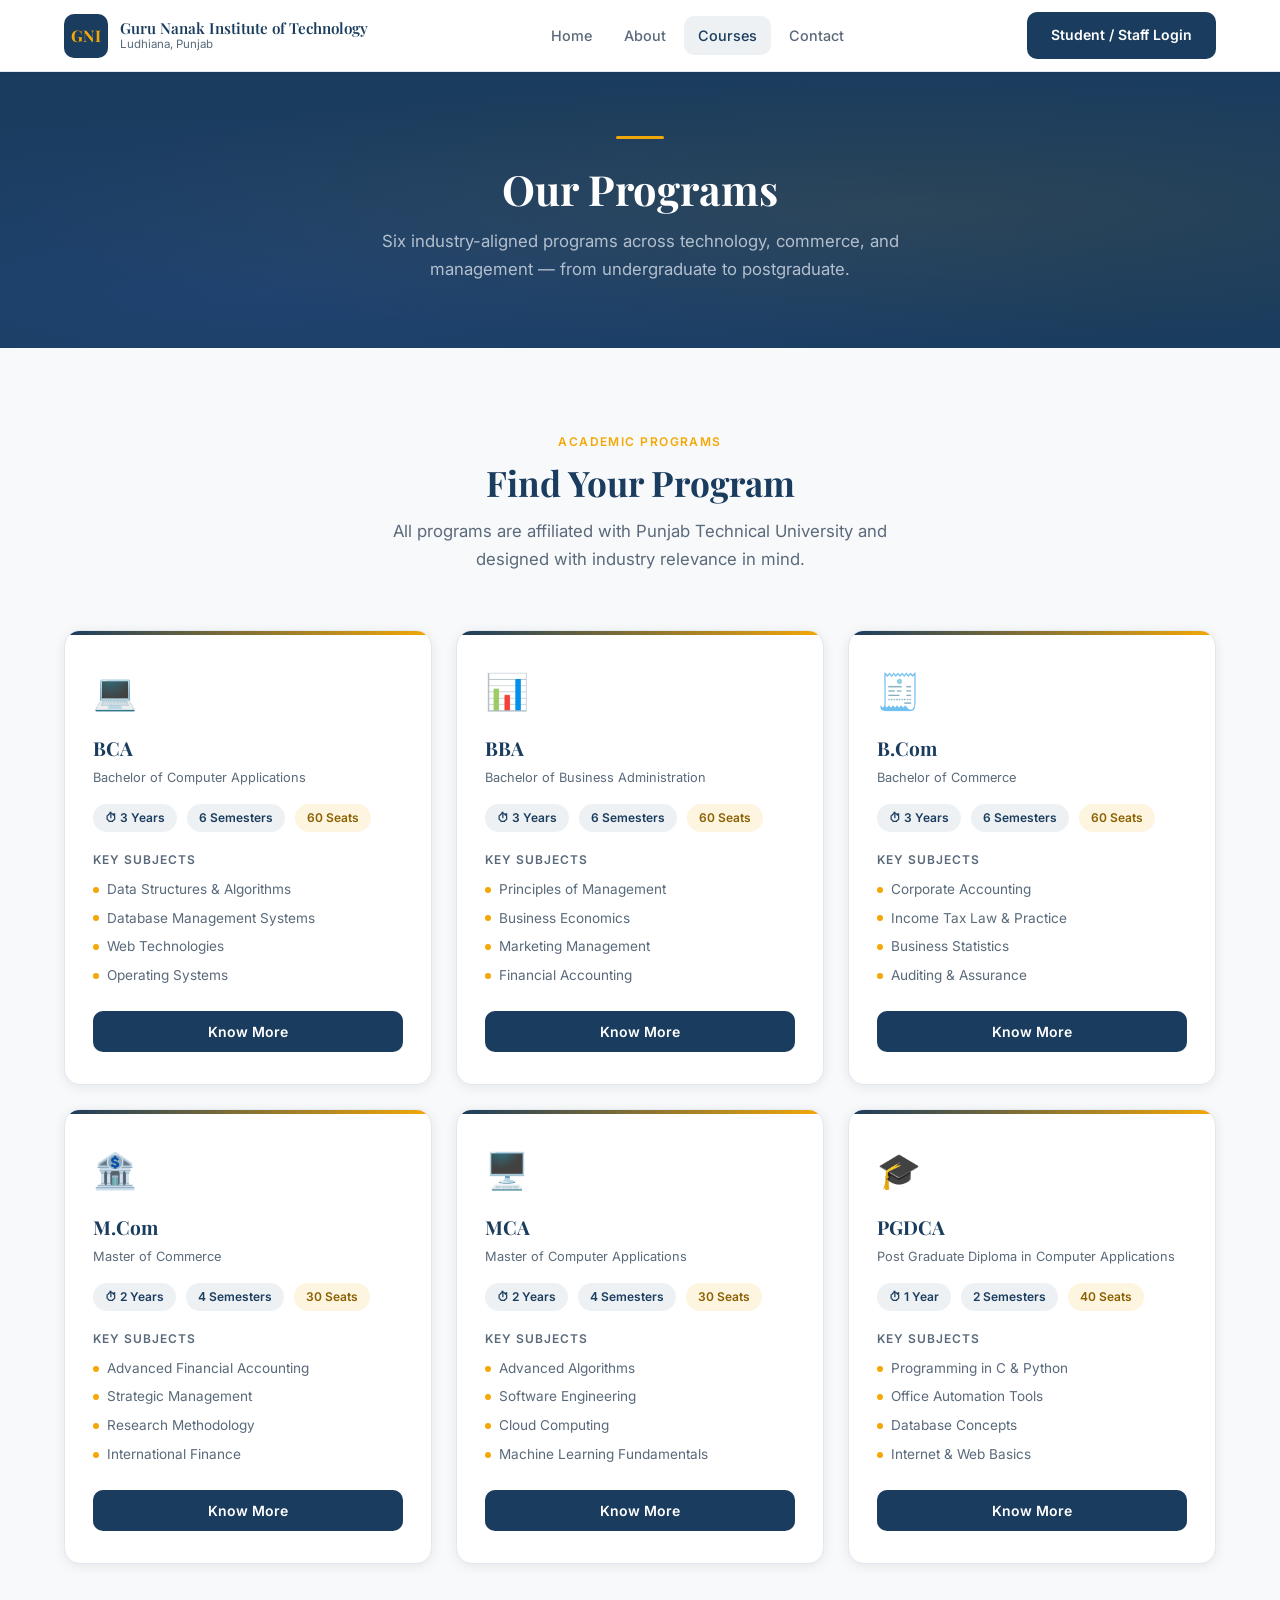
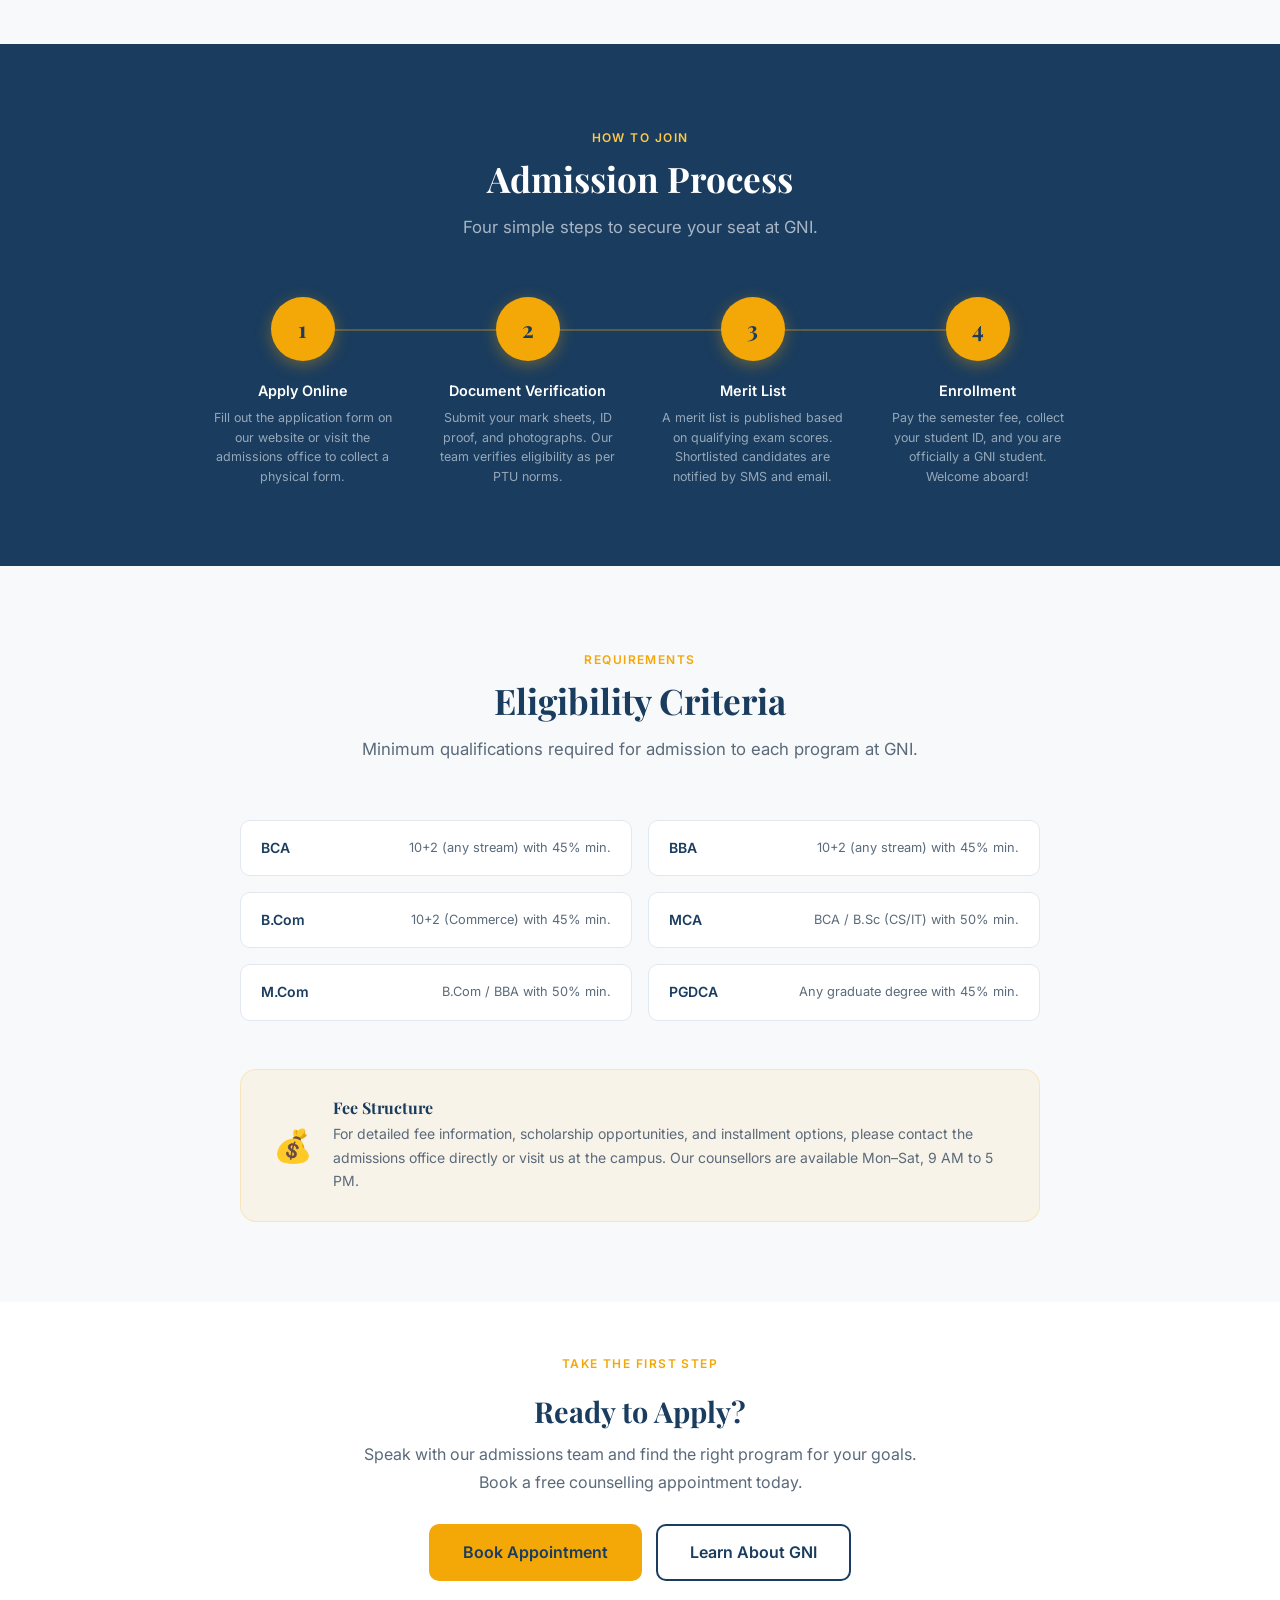
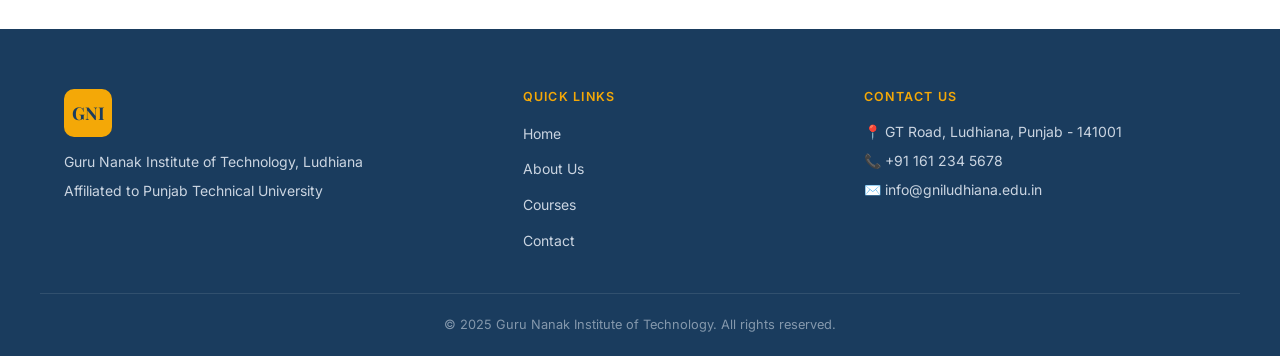
<file: courses.html>
<!DOCTYPE html>
<html lang="en">
<head>
  <meta charset="UTF-8" />
  <meta name="viewport" content="width=device-width, initial-scale=1.0" />
  <title>Courses & Programs — GNI Ludhiana</title>
  <link href="https://fonts.googleapis.com/css2?family=Playfair+Display:wght@600;700&family=Inter:wght@300;400;500;600&display=swap" rel="stylesheet" />
  <link rel="stylesheet" href="style.css" />
  <style>

    /* ── Program Cards ── */
    .program-card {
      background: var(--surface);
      border: 1px solid var(--border);
      border-radius: var(--radius-lg);
      padding: 32px 28px;
      box-shadow: var(--shadow);
      display: flex;
      flex-direction: column;
      gap: 0;
      transition: box-shadow 0.25s, transform 0.25s;
      position: relative;
      overflow: hidden;
    }

    .program-card::before {
      content: '';
      position: absolute;
      top: 0;
      left: 0;
      right: 0;
      height: 4px;
      background: linear-gradient(90deg, var(--primary), var(--accent));
      border-radius: var(--radius-lg) var(--radius-lg) 0 0;
    }

    .program-card:hover {
      box-shadow: var(--shadow-hover);
      transform: translateY(-5px);
    }

    .program-icon {
      font-size: 2.2rem;
      margin-bottom: 14px;
    }

    .program-name {
      font-family: 'Playfair Display', serif;
      font-size: 1.2rem;
      font-weight: 700;
      color: var(--primary);
      margin-bottom: 4px;
    }

    .program-full {
      font-size: 0.8rem;
      color: var(--text-secondary);
      margin-bottom: 16px;
    }

    .program-meta {
      display: flex;
      gap: 10px;
      flex-wrap: wrap;
      margin-bottom: 18px;
    }

    .program-tag {
      background: rgba(26,60,94,0.07);
      color: var(--primary);
      font-size: 0.75rem;
      font-weight: 600;
      padding: 4px 12px;
      border-radius: 20px;
    }

    .program-tag.accent {
      background: rgba(244,168,7,0.12);
      color: #8a6000;
    }

    .program-subjects-label {
      font-size: 0.75rem;
      font-weight: 600;
      letter-spacing: 0.08em;
      text-transform: uppercase;
      color: var(--text-secondary);
      margin-bottom: 10px;
    }

    .program-subjects {
      display: flex;
      flex-direction: column;
      gap: 7px;
      margin-bottom: 24px;
      flex: 1;
    }

    .program-subject-item {
      display: flex;
      align-items: center;
      gap: 8px;
      font-size: 0.85rem;
      color: var(--text-secondary);
    }

    .program-subject-item::before {
      content: '';
      width: 6px;
      height: 6px;
      border-radius: 50%;
      background: var(--accent);
      flex-shrink: 0;
    }

    /* ── Admission Steps ── */
    .admission-section {
      background: var(--primary);
      padding: 80px 24px;
    }

    .admission-section .section-header h2 {
      color: #fff;
    }

    .admission-section .section-header p {
      color: rgba(203,213,225,0.8);
    }

    .admission-section .section-label {
      color: var(--accent-light);
    }

    .steps-grid {
      display: grid;
      grid-template-columns: repeat(4, 1fr);
      gap: 0;
      position: relative;
      max-width: 900px;
      margin: 0 auto;
    }

    .steps-grid::before {
      content: '';
      position: absolute;
      top: 32px;
      left: calc(12.5%);
      right: calc(12.5%);
      height: 2px;
      background: rgba(244,168,7,0.3);
      z-index: 0;
    }

    .step-box {
      text-align: center;
      padding: 0 16px 0;
      position: relative;
      z-index: 1;
    }

    .step-circle {
      width: 64px;
      height: 64px;
      border-radius: 50%;
      background: var(--accent);
      color: var(--primary);
      font-family: 'Playfair Display', serif;
      font-size: 1.4rem;
      font-weight: 700;
      display: flex;
      align-items: center;
      justify-content: center;
      margin: 0 auto 18px;
      box-shadow: 0 4px 16px rgba(244,168,7,0.35);
    }

    .step-title {
      font-size: 0.9rem;
      font-weight: 600;
      color: #fff;
      margin-bottom: 6px;
    }

    .step-desc {
      font-size: 0.78rem;
      color: rgba(203,213,225,0.7);
      line-height: 1.55;
    }

    /* ── Fee Note ── */
    .fee-note-box {
      background: rgba(244,168,7,0.07);
      border: 1px solid rgba(244,168,7,0.2);
      border-radius: var(--radius-lg);
      padding: 28px 32px;
      display: flex;
      align-items: center;
      gap: 20px;
    }

    .fee-note-icon {
      font-size: 2rem;
      flex-shrink: 0;
    }

    .fee-note-box h4 {
      font-size: 1rem;
      color: var(--primary);
      margin-bottom: 4px;
    }

    .fee-note-box p {
      font-size: 0.875rem;
      color: var(--text-secondary);
    }

    /* ── Eligibility Table ── */
    .eligibility-grid {
      display: grid;
      grid-template-columns: 1fr 1fr;
      gap: 16px;
    }

    .eligibility-item {
      background: var(--surface);
      border: 1px solid var(--border);
      border-radius: var(--radius);
      padding: 16px 20px;
      display: flex;
      justify-content: space-between;
      align-items: center;
      gap: 12px;
    }

    .eligibility-prog {
      font-size: 0.875rem;
      font-weight: 600;
      color: var(--primary);
    }

    .eligibility-req {
      font-size: 0.8rem;
      color: var(--text-secondary);
      text-align: right;
    }

    @media (max-width: 900px) {
      .steps-grid {
        grid-template-columns: repeat(2, 1fr);
        gap: 32px;
      }
      .steps-grid::before { display: none; }
    }

    @media (max-width: 600px) {
      .steps-grid { grid-template-columns: 1fr; }
      .eligibility-grid { grid-template-columns: 1fr; }
    }
  </style>
</head>
<body>

  <!-- ══ NAVBAR ══════════════════════════════════════════ -->
  <nav class="navbar">
    <div class="nav-container">
      <div class="nav-brand">
        <div class="nav-logo">GNI</div>
        <div class="nav-name">
          <span class="nav-title">Guru Nanak Institute of Technology</span>
          <span class="nav-sub">Ludhiana, Punjab</span>
        </div>
      </div>
      <ul class="nav-links">
        <li><a href="index.html">Home</a></li>
        <li><a href="about.html">About</a></li>
        <li><a href="courses.html" class="active">Courses</a></li>
        <li><a href="contact.html">Contact</a></li>
      </ul>
      <a href="login.html" class="btn-primary">Student / Staff Login</a>
    </div>
  </nav>

  <!-- ══ PAGE HERO ════════════════════════════════════════ -->
  <section class="page-hero">
    <div class="accent-line"></div>
    <h1>Our Programs</h1>
    <p>Six industry-aligned programs across technology, commerce, and management — from undergraduate to postgraduate.</p>
  </section>

  <!-- ══ PROGRAM CARDS ════════════════════════════════════ -->
  <section class="section" style="background:var(--bg);">
    <div class="container">
      <div class="section-header">
        <span class="section-label">Academic Programs</span>
        <h2>Find Your Program</h2>
        <p>All programs are affiliated with Punjab Technical University and designed with industry relevance in mind.</p>
      </div>

      <div class="grid-3">

        <!-- BCA -->
        <div class="program-card">
          <div class="program-icon">💻</div>
          <div class="program-name">BCA</div>
          <div class="program-full">Bachelor of Computer Applications</div>
          <div class="program-meta">
            <span class="program-tag">⏱ 3 Years</span>
            <span class="program-tag">6 Semesters</span>
            <span class="program-tag accent">60 Seats</span>
          </div>
          <div class="program-subjects-label">Key Subjects</div>
          <div class="program-subjects">
            <div class="program-subject-item">Data Structures & Algorithms</div>
            <div class="program-subject-item">Database Management Systems</div>
            <div class="program-subject-item">Web Technologies</div>
            <div class="program-subject-item">Operating Systems</div>
          </div>
          <button class="btn-primary w-full">Know More</button>
        </div>

        <!-- BBA -->
        <div class="program-card">
          <div class="program-icon">📊</div>
          <div class="program-name">BBA</div>
          <div class="program-full">Bachelor of Business Administration</div>
          <div class="program-meta">
            <span class="program-tag">⏱ 3 Years</span>
            <span class="program-tag">6 Semesters</span>
            <span class="program-tag accent">60 Seats</span>
          </div>
          <div class="program-subjects-label">Key Subjects</div>
          <div class="program-subjects">
            <div class="program-subject-item">Principles of Management</div>
            <div class="program-subject-item">Business Economics</div>
            <div class="program-subject-item">Marketing Management</div>
            <div class="program-subject-item">Financial Accounting</div>
          </div>
          <button class="btn-primary w-full">Know More</button>
        </div>

        <!-- B.Com -->
        <div class="program-card">
          <div class="program-icon">🧾</div>
          <div class="program-name">B.Com</div>
          <div class="program-full">Bachelor of Commerce</div>
          <div class="program-meta">
            <span class="program-tag">⏱ 3 Years</span>
            <span class="program-tag">6 Semesters</span>
            <span class="program-tag accent">60 Seats</span>
          </div>
          <div class="program-subjects-label">Key Subjects</div>
          <div class="program-subjects">
            <div class="program-subject-item">Corporate Accounting</div>
            <div class="program-subject-item">Income Tax Law & Practice</div>
            <div class="program-subject-item">Business Statistics</div>
            <div class="program-subject-item">Auditing & Assurance</div>
          </div>
          <button class="btn-primary w-full">Know More</button>
        </div>

        <!-- M.Com -->
        <div class="program-card">
          <div class="program-icon">🏦</div>
          <div class="program-name">M.Com</div>
          <div class="program-full">Master of Commerce</div>
          <div class="program-meta">
            <span class="program-tag">⏱ 2 Years</span>
            <span class="program-tag">4 Semesters</span>
            <span class="program-tag accent">30 Seats</span>
          </div>
          <div class="program-subjects-label">Key Subjects</div>
          <div class="program-subjects">
            <div class="program-subject-item">Advanced Financial Accounting</div>
            <div class="program-subject-item">Strategic Management</div>
            <div class="program-subject-item">Research Methodology</div>
            <div class="program-subject-item">International Finance</div>
          </div>
          <button class="btn-primary w-full">Know More</button>
        </div>

        <!-- MCA -->
        <div class="program-card">
          <div class="program-icon">🖥️</div>
          <div class="program-name">MCA</div>
          <div class="program-full">Master of Computer Applications</div>
          <div class="program-meta">
            <span class="program-tag">⏱ 2 Years</span>
            <span class="program-tag">4 Semesters</span>
            <span class="program-tag accent">30 Seats</span>
          </div>
          <div class="program-subjects-label">Key Subjects</div>
          <div class="program-subjects">
            <div class="program-subject-item">Advanced Algorithms</div>
            <div class="program-subject-item">Software Engineering</div>
            <div class="program-subject-item">Cloud Computing</div>
            <div class="program-subject-item">Machine Learning Fundamentals</div>
          </div>
          <button class="btn-primary w-full">Know More</button>
        </div>

        <!-- PGDCA -->
        <div class="program-card">
          <div class="program-icon">🎓</div>
          <div class="program-name">PGDCA</div>
          <div class="program-full">Post Graduate Diploma in Computer Applications</div>
          <div class="program-meta">
            <span class="program-tag">⏱ 1 Year</span>
            <span class="program-tag">2 Semesters</span>
            <span class="program-tag accent">40 Seats</span>
          </div>
          <div class="program-subjects-label">Key Subjects</div>
          <div class="program-subjects">
            <div class="program-subject-item">Programming in C & Python</div>
            <div class="program-subject-item">Office Automation Tools</div>
            <div class="program-subject-item">Database Concepts</div>
            <div class="program-subject-item">Internet & Web Basics</div>
          </div>
          <button class="btn-primary w-full">Know More</button>
        </div>

      </div>
    </div>
  </section>

  <!-- ══ ADMISSION PROCESS ════════════════════════════════ -->
  <section class="admission-section">
    <div class="container">
      <div class="section-header">
        <span class="section-label" style="color:var(--accent-light);">How to Join</span>
        <h2>Admission Process</h2>
        <p>Four simple steps to secure your seat at GNI.</p>
      </div>

      <div class="steps-grid">

        <div class="step-box">
          <div class="step-circle">1</div>
          <div class="step-title">Apply Online</div>
          <div class="step-desc">Fill out the application form on our website or visit the admissions office to collect a physical form.</div>
        </div>

        <div class="step-box">
          <div class="step-circle">2</div>
          <div class="step-title">Document Verification</div>
          <div class="step-desc">Submit your mark sheets, ID proof, and photographs. Our team verifies eligibility as per PTU norms.</div>
        </div>

        <div class="step-box">
          <div class="step-circle">3</div>
          <div class="step-title">Merit List</div>
          <div class="step-desc">A merit list is published based on qualifying exam scores. Shortlisted candidates are notified by SMS and email.</div>
        </div>

        <div class="step-box">
          <div class="step-circle">4</div>
          <div class="step-title">Enrollment</div>
          <div class="step-desc">Pay the semester fee, collect your student ID, and you are officially a GNI student. Welcome aboard!</div>
        </div>

      </div>
    </div>
  </section>

  <!-- ══ ELIGIBILITY ══════════════════════════════════════ -->
  <section class="section" style="background:var(--bg);">
    <div class="container">
      <div class="section-header">
        <span class="section-label">Requirements</span>
        <h2>Eligibility Criteria</h2>
        <p>Minimum qualifications required for admission to each program at GNI.</p>
      </div>

      <div class="eligibility-grid" style="max-width:800px; margin:0 auto 48px;">
        <div class="eligibility-item">
          <div class="eligibility-prog">BCA</div>
          <div class="eligibility-req">10+2 (any stream) with 45% min.</div>
        </div>
        <div class="eligibility-item">
          <div class="eligibility-prog">BBA</div>
          <div class="eligibility-req">10+2 (any stream) with 45% min.</div>
        </div>
        <div class="eligibility-item">
          <div class="eligibility-prog">B.Com</div>
          <div class="eligibility-req">10+2 (Commerce) with 45% min.</div>
        </div>
        <div class="eligibility-item">
          <div class="eligibility-prog">MCA</div>
          <div class="eligibility-req">BCA / B.Sc (CS/IT) with 50% min.</div>
        </div>
        <div class="eligibility-item">
          <div class="eligibility-prog">M.Com</div>
          <div class="eligibility-req">B.Com / BBA with 50% min.</div>
        </div>
        <div class="eligibility-item">
          <div class="eligibility-prog">PGDCA</div>
          <div class="eligibility-req">Any graduate degree with 45% min.</div>
        </div>
      </div>

      <!-- Fee Note -->
      <div class="fee-note-box" style="max-width:800px; margin:0 auto;">
        <div class="fee-note-icon">💰</div>
        <div>
          <h4>Fee Structure</h4>
          <p>For detailed fee information, scholarship opportunities, and installment options, please contact the admissions office directly or visit us at the campus. Our counsellors are available Mon–Sat, 9 AM to 5 PM.</p>
        </div>
      </div>
    </div>
  </section>

  <!-- ══ CTA ══════════════════════════════════════════════ -->
  <section class="section-sm" style="background:var(--surface);">
    <div class="container">
      <div style="text-align:center; max-width:560px; margin:0 auto;">
        <span class="section-label">Take the First Step</span>
        <h2 style="font-size:1.8rem; color:var(--primary); margin:10px 0 12px;">Ready to Apply?</h2>
        <p style="margin-bottom:28px;">Speak with our admissions team and find the right program for your goals. Book a free counselling appointment today.</p>
        <div style="display:flex; gap:14px; justify-content:center; flex-wrap:wrap;">
          <a href="contact.html" class="btn-accent btn-lg">Book Appointment</a>
          <a href="about.html" class="btn-secondary btn-lg">Learn About GNI</a>
        </div>
      </div>
    </div>
  </section>

  <!-- ══ FOOTER ════════════════════════════════════════════ -->
  <footer class="footer">
    <div class="footer-container">
      <div class="footer-brand">
        <div class="footer-logo">GNI</div>
        <p>Guru Nanak Institute of Technology, Ludhiana</p>
        <p>Affiliated to Punjab Technical University</p>
      </div>
      <div class="footer-links">
        <h4>Quick Links</h4>
        <ul>
          <li><a href="index.html">Home</a></li>
          <li><a href="about.html">About Us</a></li>
          <li><a href="courses.html">Courses</a></li>
          <li><a href="contact.html">Contact</a></li>
        </ul>
      </div>
      <div class="footer-contact">
        <h4>Contact Us</h4>
        <p>📍 GT Road, Ludhiana, Punjab - 141001</p>
        <p>📞 +91 161 234 5678</p>
        <p>✉️ info@gniludhiana.edu.in</p>
      </div>
    </div>
    <div class="footer-bottom">
      <p>© 2025 Guru Nanak Institute of Technology. All rights reserved.</p>
    </div>
  </footer>

  <script src="script.js"></script>
</body>
</html>
</file>
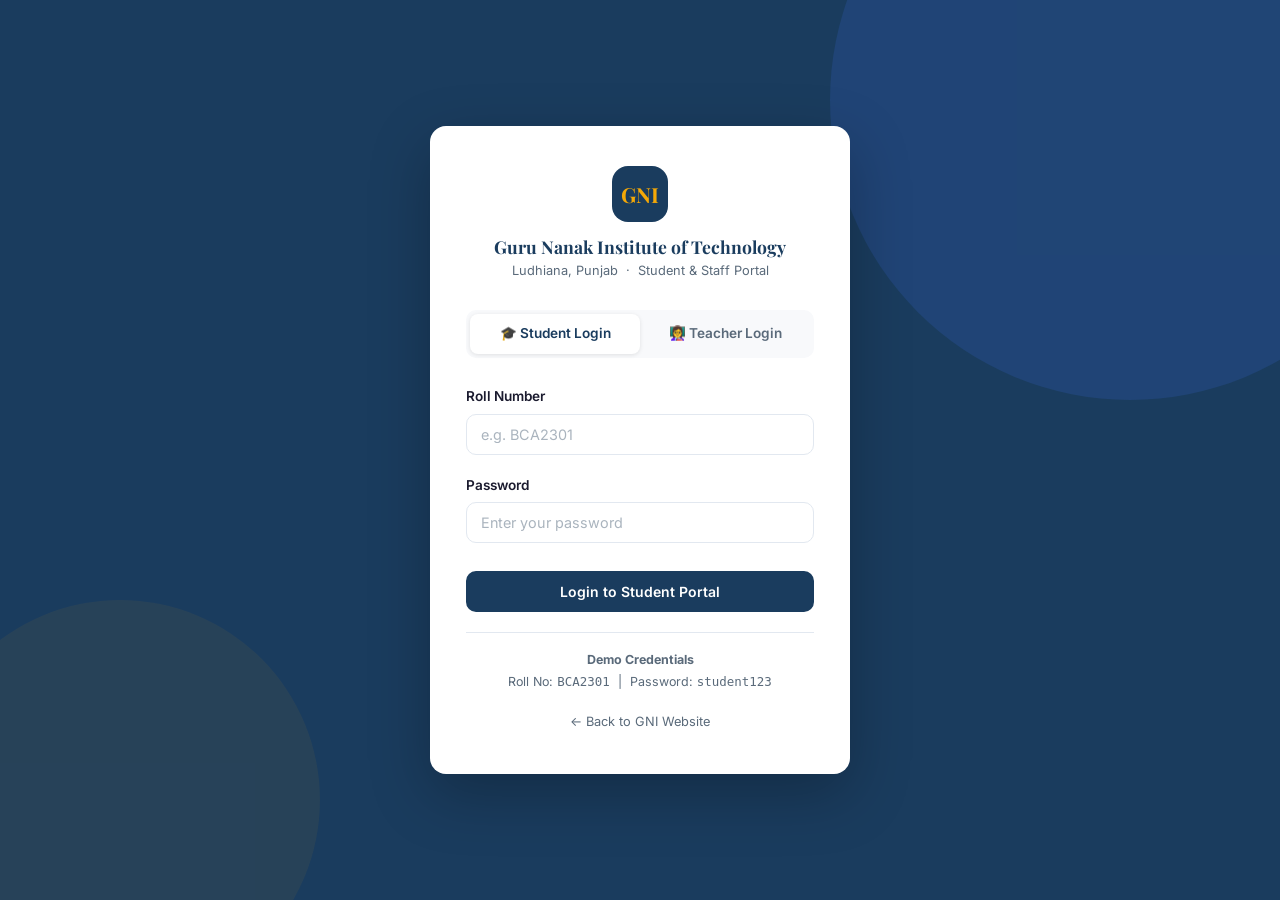
<file: login.html>
<!DOCTYPE html>
<html lang="en">
<head>
  <meta charset="UTF-8" />
  <meta name="viewport" content="width=device-width, initial-scale=1.0" />
  <title>Login — GNI Ludhiana</title>
  <link href="https://fonts.googleapis.com/css2?family=Playfair+Display:wght@600;700&family=Inter:wght@300;400;500;600&display=swap" rel="stylesheet" />
  <link rel="stylesheet" href="style.css" />
</head>
<body>

  <div class="login-page">

    <div class="login-card">

      <!-- Brand -->
      <div class="login-brand">
        <div class="login-logo">GNI</div>
        <h1>Guru Nanak Institute of Technology</h1>
        <p>Ludhiana, Punjab &nbsp;·&nbsp; Student & Staff Portal</p>
      </div>

      <!-- Tabs -->
      <div class="login-tabs">
        <div class="login-tab active" data-tab="student" onclick="switchTab('student')">🎓 Student Login</div>
        <div class="login-tab" data-tab="teacher" onclick="switchTab('teacher')">👩‍🏫 Teacher Login</div>
      </div>

      <!-- ── Student Form ── -->
      <div class="login-form active" id="student-form">

        <div id="student-error" class="login-error"></div>

        <div class="form-group">
          <label class="form-label" for="student-roll">Roll Number</label>
          <input
            class="form-input"
            type="text"
            id="student-roll"
            placeholder="e.g. BCA2301"
            autocomplete="username"
          />
        </div>

        <div class="form-group">
          <label class="form-label" for="student-pass">Password</label>
          <input
            class="form-input"
            type="password"
            id="student-pass"
            placeholder="Enter your password"
            autocomplete="current-password"
          />
        </div>

        <button class="btn-primary w-full mt-2" onclick="studentLogin()">
          Login to Student Portal
        </button>

        <div class="login-demo">
          <strong>Demo Credentials</strong><br />
          Roll No: <code>BCA2301</code> &nbsp;|&nbsp; Password: <code>student123</code>
        </div>

      </div>

      <!-- ── Teacher Form ── -->
      <div class="login-form" id="teacher-form">

        <div id="teacher-error" class="login-error"></div>

        <div class="form-group">
          <label class="form-label" for="teacher-emp">Employee ID</label>
          <input
            class="form-input"
            type="text"
            id="teacher-emp"
            placeholder="e.g. TCH001"
            autocomplete="username"
          />
        </div>

        <div class="form-group">
          <label class="form-label" for="teacher-pass">Password</label>
          <input
            class="form-input"
            type="password"
            id="teacher-pass"
            placeholder="Enter your password"
            autocomplete="current-password"
          />
        </div>

        <button class="btn-primary w-full mt-2" onclick="teacherLogin()">
          Login to Staff Portal
        </button>

        <div class="login-demo">
          <strong>Demo Credentials</strong><br />
          Employee ID: <code>TCH001</code> &nbsp;|&nbsp; Password: <code>teacher123</code>
        </div>

      </div>

      <!-- Back to site -->
      <div class="text-center mt-3">
        <a href="index.html" class="text-sm text-muted" style="transition:color 0.2s;" onmouseover="this.style.color='var(--primary)'" onmouseout="this.style.color=''">
          ← Back to GNI Website
        </a>
      </div>

    </div>
  </div>

  <script src="script.js"></script>
</body>
</html>
</file>
<file: style.css>
/* ============================================================
   GNI — Guru Nanak Institute of Technology
   Master Stylesheet v1.0
   File: style.css (root of project)
   Rule: Every HTML page links ONLY this file
   ============================================================ */

/* ─── GOOGLE FONTS ───────────────────────────────────────── */
@import url('https://fonts.googleapis.com/css2?family=Playfair+Display:wght@600;700&family=Inter:wght@300;400;500;600&display=swap');

/* ─── CSS VARIABLES ──────────────────────────────────────── */
:root {
  /* Brand Colors */
  --primary:        #1a3c5e;
  --primary-light:  #2a5298;
  --accent:         #f4a807;
  --accent-light:   #ffc845;

  /* Backgrounds & Surfaces */
  --bg:             #f8f9fb;
  --surface:        #ffffff;

  /* Text */
  --text-primary:   #1a1a2e;
  --text-secondary: #5a6a7a;

  /* Borders */
  --border:         #e2e8f0;

  /* Status Colors */
  --success:        #2ecc71;
  --warning:        #e67e22;
  --danger:         #e74c3c;

  /* Portal Sidebar */
  --sidebar-bg:     #1a3c5e;
  --sidebar-text:   #cbd5e1;
  --sidebar-active: #f4a807;

  /* Spacing & Shape */
  --radius:         10px;
  --radius-lg:      16px;
  --shadow:         0 2px 12px rgba(0, 0, 0, 0.08);
  --shadow-hover:   0 8px 24px rgba(0, 0, 0, 0.14);

  /* Layout */
  --navbar-height:  72px;
  --sidebar-width:  260px;
  --container-max:  1200px;
}

/* ─── RESET & BOX SIZING ─────────────────────────────────── */
*,
*::before,
*::after {
  box-sizing: border-box;
  margin: 0;
  padding: 0;
}

html {
  scroll-behavior: smooth;
  -webkit-text-size-adjust: 100%;
}

img,
video,
svg {
  display: block;
  max-width: 100%;
}

ul,
ol {
  list-style: none;
}

a {
  text-decoration: none;
  color: inherit;
}

button {
  cursor: pointer;
  border: none;
  background: none;
  font-family: inherit;
}

input,
textarea,
select {
  font-family: inherit;
  font-size: inherit;
}

/* ─── BODY DEFAULTS ──────────────────────────────────────── */
body {
  font-family: 'Inter', sans-serif;
  font-size: 16px;
  font-weight: 400;
  line-height: 1.6;
  color: var(--text-primary);
  background-color: var(--bg);
  -webkit-font-smoothing: antialiased;
  -moz-osx-font-smoothing: grayscale;
}

h1, h2, h3, h4, h5, h6 {
  font-family: 'Playfair Display', serif;
  font-weight: 700;
  line-height: 1.25;
  color: var(--text-primary);
}

p {
  color: var(--text-secondary);
  line-height: 1.7;
}

/* ─── CONTAINER ──────────────────────────────────────────── */
.container {
  width: 100%;
  max-width: var(--container-max);
  margin: 0 auto;
  padding: 0 24px;
}

/* ─── SECTION SPACING ────────────────────────────────────── */
.section {
  padding: 80px 0;
}

.section-sm {
  padding: 48px 0;
}

/* ─── SECTION HEADER ─────────────────────────────────────── */
.section-header {
  text-align: center;
  margin-bottom: 56px;
}

.section-header h2 {
  font-size: 2.2rem;
  color: var(--primary);
  margin-bottom: 12px;
}

.section-header p {
  font-size: 1.05rem;
  color: var(--text-secondary);
  max-width: 560px;
  margin: 0 auto;
}

.section-label {
  display: inline-block;
  font-family: 'Inter', sans-serif;
  font-size: 0.75rem;
  font-weight: 600;
  letter-spacing: 0.12em;
  text-transform: uppercase;
  color: var(--accent);
  margin-bottom: 10px;
}

/* ══════════════════════════════════════════════════════════
   NAVBAR
══════════════════════════════════════════════════════════ */
.navbar {
  position: sticky;
  top: 0;
  z-index: 100;
  width: 100%;
  height: var(--navbar-height);
  background: var(--surface);
  border-bottom: 1px solid var(--border);
  box-shadow: 0 1px 8px rgba(0, 0, 0, 0.06);
}

.nav-container {
  max-width: var(--container-max);
  margin: 0 auto;
  padding: 0 24px;
  height: 100%;
  display: flex;
  align-items: center;
  justify-content: space-between;
  gap: 24px;
}

/* Brand */
.nav-brand {
  display: flex;
  align-items: center;
  gap: 12px;
  flex-shrink: 0;
}

.nav-logo {
  width: 44px;
  height: 44px;
  background: var(--primary);
  color: var(--accent);
  font-family: 'Playfair Display', serif;
  font-size: 1rem;
  font-weight: 700;
  border-radius: var(--radius);
  display: flex;
  align-items: center;
  justify-content: center;
  letter-spacing: 0.02em;
}

.nav-name {
  display: flex;
  flex-direction: column;
  line-height: 1.2;
}

.nav-title {
  font-family: 'Playfair Display', serif;
  font-size: 0.95rem;
  font-weight: 600;
  color: var(--primary);
}

.nav-sub {
  font-size: 0.72rem;
  color: var(--text-secondary);
  font-weight: 400;
}

/* Nav Links */
.nav-links {
  display: flex;
  align-items: center;
  gap: 4px;
}

.nav-links li a {
  display: block;
  padding: 8px 14px;
  font-size: 0.9rem;
  font-weight: 500;
  color: var(--text-secondary);
  border-radius: var(--radius);
  transition: color 0.2s, background 0.2s;
}

.nav-links li a:hover,
.nav-links li a.active {
  color: var(--primary);
  background: rgba(26, 60, 94, 0.07);
}

/* ══════════════════════════════════════════════════════════
   BUTTONS
══════════════════════════════════════════════════════════ */
.btn-primary {
  display: inline-flex;
  align-items: center;
  justify-content: center;
  gap: 8px;
  padding: 10px 22px;
  background: var(--primary);
  color: #fff;
  font-size: 0.875rem;
  font-weight: 600;
  border-radius: var(--radius);
  border: 2px solid var(--primary);
  transition: background 0.2s, border-color 0.2s, transform 0.15s, box-shadow 0.2s;
  cursor: pointer;
  white-space: nowrap;
}

.btn-primary:hover {
  background: var(--primary-light);
  border-color: var(--primary-light);
  box-shadow: var(--shadow-hover);
  transform: translateY(-1px);
}

.btn-secondary {
  display: inline-flex;
  align-items: center;
  justify-content: center;
  gap: 8px;
  padding: 10px 22px;
  background: transparent;
  color: var(--primary);
  font-size: 0.875rem;
  font-weight: 600;
  border-radius: var(--radius);
  border: 2px solid var(--primary);
  transition: background 0.2s, color 0.2s, transform 0.15s, box-shadow 0.2s;
  cursor: pointer;
  white-space: nowrap;
}

.btn-secondary:hover {
  background: var(--primary);
  color: #fff;
  box-shadow: var(--shadow-hover);
  transform: translateY(-1px);
}

.btn-accent {
  display: inline-flex;
  align-items: center;
  justify-content: center;
  gap: 8px;
  padding: 10px 22px;
  background: var(--accent);
  color: var(--primary);
  font-size: 0.875rem;
  font-weight: 600;
  border-radius: var(--radius);
  border: 2px solid var(--accent);
  transition: background 0.2s, border-color 0.2s, transform 0.15s, box-shadow 0.2s;
  cursor: pointer;
  white-space: nowrap;
}

.btn-accent:hover {
  background: var(--accent-light);
  border-color: var(--accent-light);
  box-shadow: var(--shadow-hover);
  transform: translateY(-1px);
}

.btn-sm {
  padding: 7px 16px;
  font-size: 0.8rem;
}

.btn-lg {
  padding: 14px 32px;
  font-size: 1rem;
}

/* ══════════════════════════════════════════════════════════
   CARDS
══════════════════════════════════════════════════════════ */
.card {
  background: var(--surface);
  border: 1px solid var(--border);
  border-radius: var(--radius-lg);
  padding: 28px;
  box-shadow: var(--shadow);
  transition: box-shadow 0.25s, transform 0.25s;
}

.card:hover {
  box-shadow: var(--shadow-hover);
  transform: translateY(-3px);
}

.card-sm {
  padding: 20px;
  border-radius: var(--radius);
}

.card-header {
  display: flex;
  align-items: center;
  justify-content: space-between;
  margin-bottom: 20px;
  padding-bottom: 16px;
  border-bottom: 1px solid var(--border);
}

.card-title {
  font-family: 'Playfair Display', serif;
  font-size: 1.1rem;
  font-weight: 600;
  color: var(--primary);
}

/* ══════════════════════════════════════════════════════════
   FORMS & INPUTS
══════════════════════════════════════════════════════════ */
.form-group {
  display: flex;
  flex-direction: column;
  gap: 6px;
  margin-bottom: 20px;
}

.form-label {
  font-size: 0.85rem;
  font-weight: 600;
  color: var(--text-primary);
}

.form-input,
.form-select,
.form-textarea {
  width: 100%;
  padding: 11px 14px;
  border: 1.5px solid var(--border);
  border-radius: var(--radius);
  font-size: 0.9rem;
  color: var(--text-primary);
  background: var(--surface);
  transition: border-color 0.2s, box-shadow 0.2s;
  outline: none;
}

.form-input:focus,
.form-select:focus,
.form-textarea:focus {
  border-color: var(--primary);
  box-shadow: 0 0 0 3px rgba(26, 60, 94, 0.1);
}

.form-input::placeholder,
.form-textarea::placeholder {
  color: #aab4be;
}

.form-textarea {
  resize: vertical;
  min-height: 110px;
}

.form-select {
  appearance: none;
  background-image: url("data:image/svg+xml,%3Csvg xmlns='http://www.w3.org/2000/svg' width='12' height='12' viewBox='0 0 12 12'%3E%3Cpath fill='%235a6a7a' d='M6 8L1 3h10z'/%3E%3C/svg%3E");
  background-repeat: no-repeat;
  background-position: right 14px center;
  padding-right: 40px;
  cursor: pointer;
}

.form-hint {
  font-size: 0.78rem;
  color: var(--text-secondary);
  margin-top: 2px;
}

.form-error {
  font-size: 0.8rem;
  color: var(--danger);
  margin-top: 2px;
}

/* ══════════════════════════════════════════════════════════
   BADGES
══════════════════════════════════════════════════════════ */
.badge {
  display: inline-flex;
  align-items: center;
  padding: 3px 10px;
  border-radius: 20px;
  font-size: 0.72rem;
  font-weight: 600;
  letter-spacing: 0.03em;
  white-space: nowrap;
}

.badge-success {
  background: rgba(46, 204, 113, 0.12);
  color: #1a8a50;
}

.badge-warning {
  background: rgba(230, 126, 34, 0.12);
  color: #c0641a;
}

.badge-danger {
  background: rgba(231, 76, 60, 0.12);
  color: #c0392b;
}

.badge-info {
  background: rgba(42, 82, 152, 0.1);
  color: var(--primary-light);
}

.badge-accent {
  background: rgba(244, 168, 7, 0.15);
  color: #8a6000;
}

/* ══════════════════════════════════════════════════════════
   FOOTER
══════════════════════════════════════════════════════════ */
.footer {
  background: var(--primary);
  color: var(--sidebar-text);
  margin-top: auto;
}

.footer-container {
  max-width: var(--container-max);
  margin: 0 auto;
  padding: 60px 24px 40px;
  display: grid;
  grid-template-columns: 1.4fr 1fr 1.2fr;
  gap: 48px;
}

.footer-logo {
  width: 48px;
  height: 48px;
  background: var(--accent);
  color: var(--primary);
  font-family: 'Playfair Display', serif;
  font-size: 1.1rem;
  font-weight: 700;
  border-radius: var(--radius);
  display: flex;
  align-items: center;
  justify-content: center;
  margin-bottom: 14px;
}

.footer-brand p {
  font-size: 0.875rem;
  color: var(--sidebar-text);
  margin-top: 6px;
  line-height: 1.6;
}

.footer-links h4,
.footer-contact h4 {
  font-family: 'Inter', sans-serif;
  font-size: 0.78rem;
  font-weight: 600;
  letter-spacing: 0.1em;
  text-transform: uppercase;
  color: var(--accent);
  margin-bottom: 16px;
}

.footer-links ul {
  display: flex;
  flex-direction: column;
  gap: 10px;
}

.footer-links ul li a {
  font-size: 0.875rem;
  color: var(--sidebar-text);
  transition: color 0.2s;
}

.footer-links ul li a:hover {
  color: var(--accent);
}

.footer-contact p {
  font-size: 0.875rem;
  color: var(--sidebar-text);
  margin-bottom: 8px;
  line-height: 1.5;
}

.footer-bottom {
  border-top: 1px solid rgba(255, 255, 255, 0.1);
  padding: 20px 24px;
  text-align: center;
  max-width: var(--container-max);
  margin: 0 auto;
}

.footer-bottom p {
  font-size: 0.8rem;
  color: rgba(203, 213, 225, 0.6);
}

/* ══════════════════════════════════════════════════════════
   PAGE HERO (public pages)
══════════════════════════════════════════════════════════ */
.page-hero {
  background: var(--primary);
  padding: 64px 24px;
  text-align: center;
  position: relative;
  overflow: hidden;
}

.page-hero::before {
  content: '';
  position: absolute;
  inset: 0;
  background: radial-gradient(ellipse at 70% 50%, rgba(244, 168, 7, 0.08) 0%, transparent 70%),
              radial-gradient(ellipse at 20% 80%, rgba(42, 82, 152, 0.3) 0%, transparent 60%);
  pointer-events: none;
}

.page-hero h1 {
  font-size: 2.6rem;
  color: #fff;
  margin-bottom: 12px;
  position: relative;
}

.page-hero p {
  font-size: 1.05rem;
  color: rgba(203, 213, 225, 0.85);
  max-width: 520px;
  margin: 0 auto;
  position: relative;
}

.page-hero .accent-line {
  display: inline-block;
  width: 48px;
  height: 3px;
  background: var(--accent);
  border-radius: 2px;
  margin-bottom: 16px;
}

/* ══════════════════════════════════════════════════════════
   PORTAL LAYOUT (student + teacher pages)
══════════════════════════════════════════════════════════ */
.portal-layout {
  display: flex;
  min-height: 100vh;
}

/* ── Sidebar ── */
.sidebar {
  width: var(--sidebar-width);
  background: var(--sidebar-bg);
  display: flex;
  flex-direction: column;
  position: fixed;
  top: 0;
  left: 0;
  height: 100vh;
  z-index: 50;
  overflow-y: auto;
  scrollbar-width: thin;
  scrollbar-color: rgba(255,255,255,0.1) transparent;
}

.sidebar-brand {
  padding: 22px 24px 18px;
  font-family: 'Playfair Display', serif;
  font-size: 1.15rem;
  font-weight: 700;
  color: var(--accent);
  border-bottom: 1px solid rgba(255, 255, 255, 0.08);
  letter-spacing: 0.02em;
}

.sidebar-user {
  display: flex;
  align-items: center;
  gap: 12px;
  padding: 20px 24px;
  border-bottom: 1px solid rgba(255, 255, 255, 0.08);
}

.user-avatar {
  width: 40px;
  height: 40px;
  border-radius: 50%;
  background: var(--accent);
  color: var(--primary);
  font-size: 0.85rem;
  font-weight: 700;
  display: flex;
  align-items: center;
  justify-content: center;
  flex-shrink: 0;
}

.user-name {
  font-size: 0.875rem;
  font-weight: 600;
  color: #fff;
  line-height: 1.3;
}

.user-role {
  font-size: 0.75rem;
  color: var(--sidebar-text);
  margin-top: 2px;
}

/* Sidebar Nav */
.sidebar-nav {
  display: flex;
  flex-direction: column;
  padding: 16px 12px;
  gap: 4px;
  flex: 1;
}

.sidebar-link {
  display: flex;
  align-items: center;
  gap: 10px;
  padding: 11px 14px;
  border-radius: var(--radius);
  font-size: 0.875rem;
  font-weight: 500;
  color: var(--sidebar-text);
  transition: background 0.2s, color 0.2s;
}

.sidebar-link:hover {
  background: rgba(255, 255, 255, 0.08);
  color: #fff;
}

.sidebar-link.active {
  background: rgba(244, 168, 7, 0.15);
  color: var(--sidebar-active);
  font-weight: 600;
}

/* Sidebar Logout */
.sidebar-logout {
  display: flex;
  align-items: center;
  gap: 10px;
  padding: 14px 26px;
  font-size: 0.85rem;
  font-weight: 500;
  color: rgba(203, 213, 225, 0.6);
  border-top: 1px solid rgba(255, 255, 255, 0.08);
  transition: color 0.2s;
  cursor: pointer;
}

.sidebar-logout:hover {
  color: var(--danger);
}

/* ── Portal Main Content ── */
.portal-main {
  margin-left: var(--sidebar-width);
  flex: 1;
  min-height: 100vh;
  background: var(--bg);
  display: flex;
  flex-direction: column;
}

.portal-header {
  background: var(--surface);
  border-bottom: 1px solid var(--border);
  padding: 20px 32px;
}

.portal-header h1 {
  font-size: 1.5rem;
  color: var(--primary);
}

.portal-header p {
  font-size: 0.875rem;
  color: var(--text-secondary);
  margin-top: 2px;
}

.portal-content {
  padding: 32px;
  flex: 1;
}

/* ── Welcome Bar ── */
.welcome-bar {
  background: linear-gradient(135deg, var(--primary) 0%, var(--primary-light) 100%);
  color: #fff;
  border-radius: var(--radius-lg);
  padding: 24px 28px;
  margin-bottom: 28px;
  display: flex;
  align-items: center;
  justify-content: space-between;
}

.welcome-bar h2 {
  font-size: 1.35rem;
  color: #fff;
  margin-bottom: 4px;
}

.welcome-bar p {
  font-size: 0.875rem;
  color: rgba(255, 255, 255, 0.75);
}

.welcome-bar .welcome-badge {
  background: rgba(244, 168, 7, 0.2);
  color: var(--accent);
  border: 1px solid rgba(244, 168, 7, 0.3);
  padding: 6px 14px;
  border-radius: 20px;
  font-size: 0.8rem;
  font-weight: 600;
  white-space: nowrap;
}

/* ── Stats Row ── */
.stats-row {
  display: grid;
  grid-template-columns: repeat(auto-fit, minmax(180px, 1fr));
  gap: 20px;
  margin-bottom: 28px;
}

.stat-card {
  background: var(--surface);
  border: 1px solid var(--border);
  border-radius: var(--radius-lg);
  padding: 22px 24px;
  box-shadow: var(--shadow);
  display: flex;
  flex-direction: column;
  gap: 6px;
}

.stat-card .stat-icon {
  font-size: 1.6rem;
  margin-bottom: 4px;
}

.stat-card .stat-value {
  font-family: 'Playfair Display', serif;
  font-size: 2rem;
  font-weight: 700;
  color: var(--primary);
  line-height: 1;
}

.stat-card .stat-label {
  font-size: 0.8rem;
  color: var(--text-secondary);
  font-weight: 500;
}

/* ── Dashboard Grid ── */
.dashboard-grid {
  display: grid;
  grid-template-columns: 1fr 1fr;
  gap: 24px;
}

.dashboard-grid .full-width {
  grid-column: 1 / -1;
}

/* ══════════════════════════════════════════════════════════
   ATTENDANCE CARDS
══════════════════════════════════════════════════════════ */
.attendance-grid {
  display: grid;
  grid-template-columns: repeat(auto-fit, minmax(140px, 1fr));
  gap: 16px;
}

.attendance-card {
  background: var(--surface);
  border: 1px solid var(--border);
  border-radius: var(--radius-lg);
  padding: 20px 16px;
  text-align: center;
  box-shadow: var(--shadow);
  transition: box-shadow 0.2s, transform 0.2s;
}

.attendance-card:hover {
  box-shadow: var(--shadow-hover);
  transform: translateY(-2px);
}

.attendance-subject {
  font-size: 0.78rem;
  font-weight: 600;
  color: var(--text-secondary);
  text-transform: uppercase;
  letter-spacing: 0.06em;
  margin-bottom: 14px;
}

/* Circular progress */
.progress-ring {
  position: relative;
  width: 72px;
  height: 72px;
  margin: 0 auto 12px;
}

.progress-ring svg {
  transform: rotate(-90deg);
  width: 72px;
  height: 72px;
}

.progress-ring circle {
  fill: none;
  stroke-width: 6;
  stroke-linecap: round;
}

.progress-ring .ring-bg {
  stroke: var(--border);
}

.progress-ring .ring-fill {
  transition: stroke-dashoffset 0.6s ease;
}

.ring-success { stroke: var(--success); }
.ring-warning { stroke: var(--warning); }
.ring-danger  { stroke: var(--danger); }

.progress-ring .ring-value {
  position: absolute;
  top: 50%;
  left: 50%;
  transform: translate(-50%, -50%);
  font-size: 0.85rem;
  font-weight: 700;
  color: var(--text-primary);
}

/* ══════════════════════════════════════════════════════════
   TABLES
══════════════════════════════════════════════════════════ */
.table-wrapper {
  overflow-x: auto;
  border-radius: var(--radius-lg);
  border: 1px solid var(--border);
  box-shadow: var(--shadow);
}

table {
  width: 100%;
  border-collapse: collapse;
  background: var(--surface);
}

thead {
  background: var(--primary);
}

thead th {
  padding: 14px 18px;
  text-align: left;
  font-size: 0.78rem;
  font-weight: 600;
  color: rgba(255, 255, 255, 0.9);
  letter-spacing: 0.06em;
  text-transform: uppercase;
  white-space: nowrap;
}

tbody tr {
  border-bottom: 1px solid var(--border);
  transition: background 0.15s;
}

tbody tr:last-child {
  border-bottom: none;
}

tbody tr:hover {
  background: rgba(26, 60, 94, 0.03);
}

tbody td {
  padding: 13px 18px;
  font-size: 0.875rem;
  color: var(--text-primary);
  vertical-align: middle;
}

/* Timetable specific */
.timetable-table thead th {
  text-align: center;
  min-width: 110px;
}

.timetable-table td {
  text-align: center;
  font-size: 0.8rem;
  padding: 10px 8px;
  min-width: 100px;
}

.timetable-table td:first-child {
  text-align: left;
  font-weight: 600;
  font-size: 0.78rem;
  color: var(--text-secondary);
  white-space: nowrap;
}

.tt-ds    { background: rgba(42, 82, 152, 0.07); color: #2a5298; font-weight: 500; border-radius: 6px; }
.tt-dbms  { background: rgba(231, 76, 60, 0.07); color: #c0392b; font-weight: 500; border-radius: 6px; }
.tt-web   { background: rgba(46, 204, 113, 0.08); color: #1a8a50; font-weight: 500; border-radius: 6px; }
.tt-math  { background: rgba(244, 168, 7, 0.1); color: #8a6000; font-weight: 500; border-radius: 6px; }
.tt-os    { background: rgba(155, 89, 182, 0.08); color: #7d3c98; font-weight: 500; border-radius: 6px; }
.tt-lab   { background: rgba(26, 60, 94, 0.1); color: var(--primary); font-weight: 600; border-radius: 6px; }
.tt-lunch { background: rgba(230, 126, 34, 0.06); color: var(--warning); font-weight: 500; font-style: italic; }
.tt-free  { color: var(--border); }

/* ══════════════════════════════════════════════════════════
   NOTICE BOARD
══════════════════════════════════════════════════════════ */
.notice-list {
  display: flex;
  flex-direction: column;
  gap: 0;
}

.notice-item {
  display: flex;
  gap: 16px;
  padding: 16px 0;
  border-bottom: 1px solid var(--border);
  align-items: flex-start;
}

.notice-item:last-child {
  border-bottom: none;
}

.notice-date-badge {
  flex-shrink: 0;
  background: rgba(26, 60, 94, 0.06);
  color: var(--text-secondary);
  font-size: 0.72rem;
  font-weight: 600;
  padding: 4px 10px;
  border-radius: 20px;
  white-space: nowrap;
  margin-top: 2px;
}

.notice-text {
  font-size: 0.875rem;
  color: var(--text-primary);
  font-weight: 500;
  line-height: 1.5;
}

.notice-meta {
  font-size: 0.78rem;
  color: var(--text-secondary);
  margin-top: 3px;
}

/* Notice card (teacher view) */
.notice-card {
  background: var(--surface);
  border: 1px solid var(--border);
  border-radius: var(--radius-lg);
  padding: 22px 24px;
  box-shadow: var(--shadow);
  margin-bottom: 16px;
}

.notice-card-header {
  display: flex;
  align-items: flex-start;
  justify-content: space-between;
  gap: 12px;
  margin-bottom: 10px;
}

.notice-card-title {
  font-size: 1rem;
  font-weight: 600;
  color: var(--primary);
}

.notice-card-body {
  font-size: 0.875rem;
  color: var(--text-secondary);
  line-height: 1.6;
}

/* ══════════════════════════════════════════════════════════
   QUERY CARDS
══════════════════════════════════════════════════════════ */
.query-card {
  background: var(--surface);
  border: 1px solid var(--border);
  border-radius: var(--radius-lg);
  padding: 22px 24px;
  box-shadow: var(--shadow);
  margin-bottom: 16px;
}

.query-card-header {
  display: flex;
  align-items: center;
  justify-content: space-between;
  margin-bottom: 10px;
}

.query-meta {
  font-size: 0.8rem;
  color: var(--text-secondary);
}

.query-meta strong {
  color: var(--text-primary);
}

.query-text {
  font-size: 0.9rem;
  color: var(--text-primary);
  line-height: 1.6;
  margin-bottom: 14px;
}

.query-reply {
  background: rgba(46, 204, 113, 0.07);
  border: 1px solid rgba(46, 204, 113, 0.2);
  border-radius: var(--radius);
  padding: 14px 16px;
  font-size: 0.875rem;
  color: var(--text-primary);
  line-height: 1.5;
}

.query-reply-label {
  font-size: 0.75rem;
  font-weight: 600;
  color: #1a8a50;
  margin-bottom: 6px;
}

/* Filter row */
.filter-row {
  display: flex;
  gap: 8px;
  margin-bottom: 24px;
}

.filter-btn {
  padding: 8px 18px;
  border-radius: 20px;
  font-size: 0.82rem;
  font-weight: 600;
  border: 1.5px solid var(--border);
  color: var(--text-secondary);
  background: var(--surface);
  transition: all 0.2s;
  cursor: pointer;
}

.filter-btn.active,
.filter-btn:hover {
  border-color: var(--primary);
  color: var(--primary);
  background: rgba(26, 60, 94, 0.06);
}

/* ══════════════════════════════════════════════════════════
   LOGIN PAGE
══════════════════════════════════════════════════════════ */
.login-page {
  min-height: 100vh;
  background: var(--primary);
  display: flex;
  align-items: center;
  justify-content: center;
  padding: 24px;
  position: relative;
  overflow: hidden;
}

.login-page::before {
  content: '';
  position: absolute;
  width: 600px;
  height: 600px;
  border-radius: 50%;
  background: rgba(42, 82, 152, 0.4);
  top: -200px;
  right: -150px;
  pointer-events: none;
}

.login-page::after {
  content: '';
  position: absolute;
  width: 400px;
  height: 400px;
  border-radius: 50%;
  background: rgba(244, 168, 7, 0.06);
  bottom: -100px;
  left: -80px;
  pointer-events: none;
}

.login-card {
  background: var(--surface);
  border-radius: var(--radius-lg);
  padding: 40px 36px;
  width: 100%;
  max-width: 420px;
  box-shadow: 0 20px 60px rgba(0, 0, 0, 0.25);
  position: relative;
  z-index: 1;
}

.login-brand {
  text-align: center;
  margin-bottom: 28px;
}

.login-logo {
  width: 56px;
  height: 56px;
  background: var(--primary);
  color: var(--accent);
  font-family: 'Playfair Display', serif;
  font-size: 1.3rem;
  font-weight: 700;
  border-radius: var(--radius-lg);
  display: flex;
  align-items: center;
  justify-content: center;
  margin: 0 auto 14px;
}

.login-brand h1 {
  font-size: 1.1rem;
  color: var(--primary);
  margin-bottom: 2px;
}

.login-brand p {
  font-size: 0.8rem;
  color: var(--text-secondary);
}

/* Login Tabs */
.login-tabs {
  display: flex;
  background: var(--bg);
  border-radius: var(--radius);
  padding: 4px;
  margin-bottom: 28px;
}

.login-tab {
  flex: 1;
  padding: 9px 12px;
  text-align: center;
  font-size: 0.85rem;
  font-weight: 600;
  border-radius: 8px;
  color: var(--text-secondary);
  transition: all 0.2s;
  cursor: pointer;
}

.login-tab.active {
  background: var(--surface);
  color: var(--primary);
  box-shadow: 0 1px 4px rgba(0, 0, 0, 0.1);
}

/* Login Form */
.login-form {
  display: none;
  flex-direction: column;
  gap: 0;
}

.login-form.active {
  display: flex;
}

.login-error {
  background: rgba(231, 76, 60, 0.08);
  border: 1px solid rgba(231, 76, 60, 0.25);
  color: var(--danger);
  padding: 10px 14px;
  border-radius: var(--radius);
  font-size: 0.82rem;
  margin-bottom: 16px;
  display: none;
}

.login-error.show {
  display: block;
}

.login-demo {
  margin-top: 20px;
  padding-top: 16px;
  border-top: 1px solid var(--border);
  text-align: center;
  font-size: 0.78rem;
  color: var(--text-secondary);
  line-height: 1.7;
}

/* ══════════════════════════════════════════════════════════
   RESULTS PAGE
══════════════════════════════════════════════════════════ */
.result-summary {
  display: flex;
  gap: 24px;
  background: var(--surface);
  border: 1px solid var(--border);
  border-radius: var(--radius-lg);
  padding: 24px 28px;
  margin-top: 24px;
  box-shadow: var(--shadow);
  flex-wrap: wrap;
}

.result-stat {
  display: flex;
  flex-direction: column;
  gap: 4px;
}

.result-stat .label {
  font-size: 0.78rem;
  color: var(--text-secondary);
  font-weight: 500;
  text-transform: uppercase;
  letter-spacing: 0.06em;
}

.result-stat .value {
  font-family: 'Playfair Display', serif;
  font-size: 1.5rem;
  font-weight: 700;
  color: var(--primary);
}

.result-stat .value.pass {
  color: var(--success);
}

.result-note {
  font-size: 0.8rem;
  color: var(--text-secondary);
  font-style: italic;
  margin-top: 16px;
  padding: 10px 16px;
  background: rgba(244, 168, 7, 0.07);
  border-left: 3px solid var(--accent);
  border-radius: 0 var(--radius) var(--radius) 0;
}

/* ══════════════════════════════════════════════════════════
   QUICK LINKS / ACTIONS
══════════════════════════════════════════════════════════ */
.quick-links {
  display: flex;
  gap: 12px;
  flex-wrap: wrap;
  margin-top: 8px;
}

/* ══════════════════════════════════════════════════════════
   STEP PROCESS (courses page)
══════════════════════════════════════════════════════════ */
.steps-row {
  display: grid;
  grid-template-columns: repeat(auto-fit, minmax(200px, 1fr));
  gap: 0;
  position: relative;
}

.step-item {
  text-align: center;
  padding: 32px 20px;
  position: relative;
}

.step-item:not(:last-child)::after {
  content: '→';
  position: absolute;
  top: 50%;
  right: -10px;
  transform: translateY(-50%);
  color: var(--accent);
  font-size: 1.2rem;
  font-weight: 700;
}

.step-number {
  width: 52px;
  height: 52px;
  background: var(--primary);
  color: var(--accent);
  font-family: 'Playfair Display', serif;
  font-size: 1.2rem;
  font-weight: 700;
  border-radius: 50%;
  display: flex;
  align-items: center;
  justify-content: center;
  margin: 0 auto 16px;
}

.step-title {
  font-weight: 600;
  font-size: 0.9rem;
  color: var(--text-primary);
}

.step-desc {
  font-size: 0.8rem;
  color: var(--text-secondary);
  margin-top: 6px;
}

/* ══════════════════════════════════════════════════════════
   MAP PLACEHOLDER
══════════════════════════════════════════════════════════ */
.map-placeholder {
  background: #e8edf2;
  border-radius: var(--radius-lg);
  min-height: 240px;
  display: flex;
  flex-direction: column;
  align-items: center;
  justify-content: center;
  gap: 10px;
  border: 2px dashed var(--border);
  color: var(--text-secondary);
  font-size: 0.9rem;
  font-weight: 500;
}

.map-placeholder .map-icon {
  font-size: 2.5rem;
}

/* ══════════════════════════════════════════════════════════
   ALERTS & MESSAGES
══════════════════════════════════════════════════════════ */
.alert {
  padding: 14px 18px;
  border-radius: var(--radius);
  font-size: 0.875rem;
  font-weight: 500;
  margin-bottom: 16px;
}

.alert-success {
  background: rgba(46, 204, 113, 0.1);
  border: 1px solid rgba(46, 204, 113, 0.25);
  color: #1a8a50;
}

.alert-warning {
  background: rgba(230, 126, 34, 0.1);
  border: 1px solid rgba(230, 126, 34, 0.25);
  color: #c0641a;
}

.alert-danger {
  background: rgba(231, 76, 60, 0.1);
  border: 1px solid rgba(231, 76, 60, 0.25);
  color: #c0392b;
}

.alert-info {
  background: rgba(26, 60, 94, 0.07);
  border: 1px solid rgba(26, 60, 94, 0.15);
  color: var(--primary);
}

/* ══════════════════════════════════════════════════════════
   GRID HELPERS
══════════════════════════════════════════════════════════ */
.grid-2 {
  display: grid;
  grid-template-columns: repeat(2, 1fr);
  gap: 24px;
}

.grid-3 {
  display: grid;
  grid-template-columns: repeat(3, 1fr);
  gap: 24px;
}

.grid-4 {
  display: grid;
  grid-template-columns: repeat(4, 1fr);
  gap: 20px;
}

/* ══════════════════════════════════════════════════════════
   UTILITY CLASSES
══════════════════════════════════════════════════════════ */

/* Text */
.text-muted      { color: var(--text-secondary) !important; }
.text-primary    { color: var(--primary) !important; }
.text-accent     { color: var(--accent) !important; }
.text-success    { color: var(--success) !important; }
.text-warning    { color: var(--warning) !important; }
.text-danger     { color: var(--danger) !important; }
.text-center     { text-align: center; }
.text-right      { text-align: right; }
.text-sm         { font-size: 0.8rem; }
.text-xs         { font-size: 0.72rem; }
.text-lg         { font-size: 1.1rem; }
.font-bold       { font-weight: 700; }
.font-semibold   { font-weight: 600; }

/* Spacing — margin top */
.mt-1  { margin-top: 4px; }
.mt-2  { margin-top: 8px; }
.mt-3  { margin-top: 16px; }
.mt-4  { margin-top: 24px; }
.mt-5  { margin-top: 40px; }
.mt-6  { margin-top: 56px; }

/* Spacing — margin bottom */
.mb-1  { margin-bottom: 4px; }
.mb-2  { margin-bottom: 8px; }
.mb-3  { margin-bottom: 16px; }
.mb-4  { margin-bottom: 24px; }
.mb-5  { margin-bottom: 40px; }

/* Spacing — gap */
.gap-1  { gap: 4px; }
.gap-2  { gap: 8px; }
.gap-3  { gap: 16px; }
.gap-4  { gap: 24px; }

/* Display */
.flex          { display: flex; }
.flex-center   { display: flex; align-items: center; justify-content: center; }
.align-center  { align-items: center; }
.justify-between { justify-content: space-between; }
.flex-wrap     { flex-wrap: wrap; }
.hidden        { display: none !important; }

/* Width */
.w-full        { width: 100%; }

/* Divider */
.divider {
  border: none;
  border-top: 1px solid var(--border);
  margin: 24px 0;
}

/* ══════════════════════════════════════════════════════════
   RESPONSIVE
══════════════════════════════════════════════════════════ */
@media (max-width: 1024px) {
  .grid-4 {
    grid-template-columns: repeat(2, 1fr);
  }

  .footer-container {
    grid-template-columns: 1fr 1fr;
  }
}

@media (max-width: 768px) {
  :root {
    --sidebar-width: 0px;
  }

  .nav-links {
    display: none;
  }

  .nav-sub {
    display: none;
  }

  .page-hero h1 {
    font-size: 1.9rem;
  }

  .grid-2,
  .grid-3,
  .grid-4 {
    grid-template-columns: 1fr;
  }

  .dashboard-grid {
    grid-template-columns: 1fr;
  }

  .footer-container {
    grid-template-columns: 1fr;
    gap: 32px;
  }

  .sidebar {
    display: none;
  }

  .portal-main {
    margin-left: 0;
  }

  .portal-content {
    padding: 20px;
  }

  .welcome-bar {
    flex-direction: column;
    align-items: flex-start;
    gap: 12px;
  }

  .result-summary {
    flex-direction: column;
  }

  .steps-row {
    grid-template-columns: 1fr;
  }

  .step-item:not(:last-child)::after {
    display: none;
  }
}

@media (max-width: 480px) {
  .login-card {
    padding: 28px 20px;
  }

  .section-header h2 {
    font-size: 1.7rem;
  }

  .btn-primary,
  .btn-secondary,
  .btn-accent {
    width: 100%;
    justify-content: center;
  }
}
</file>
